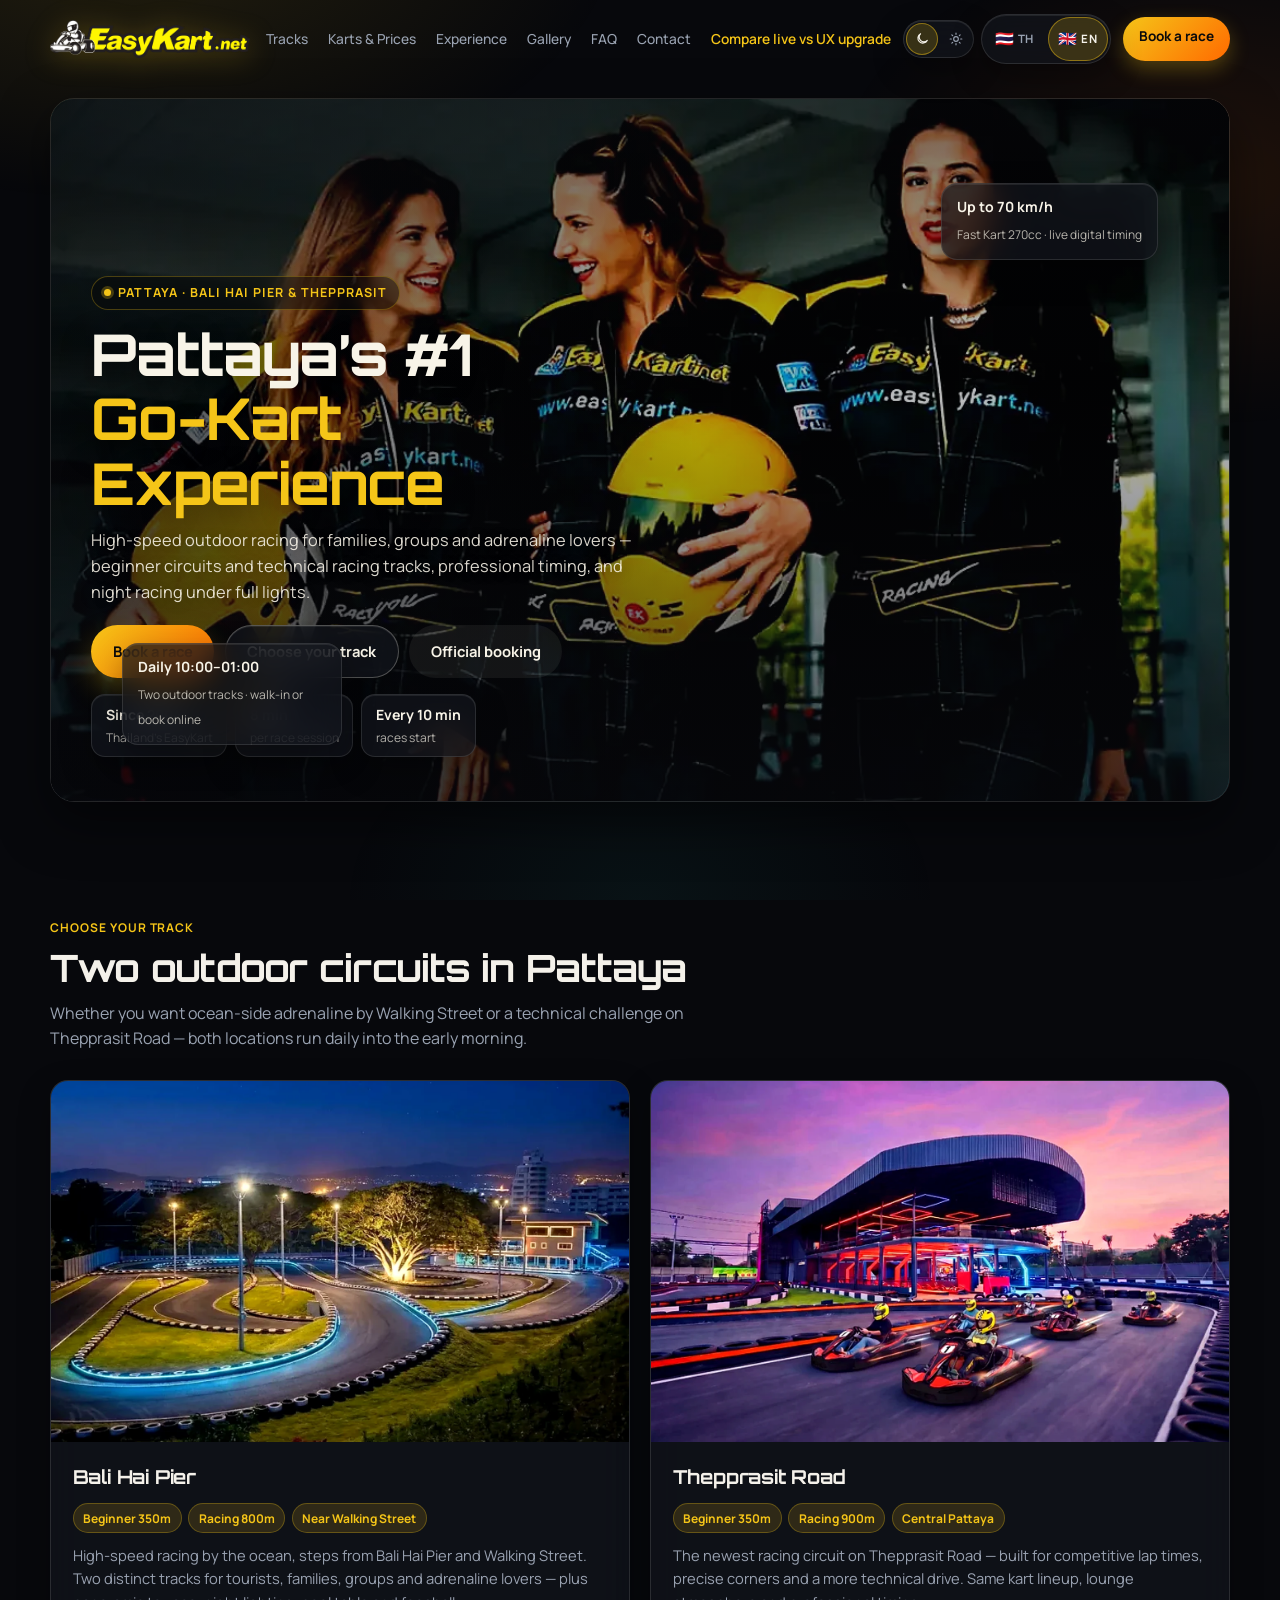
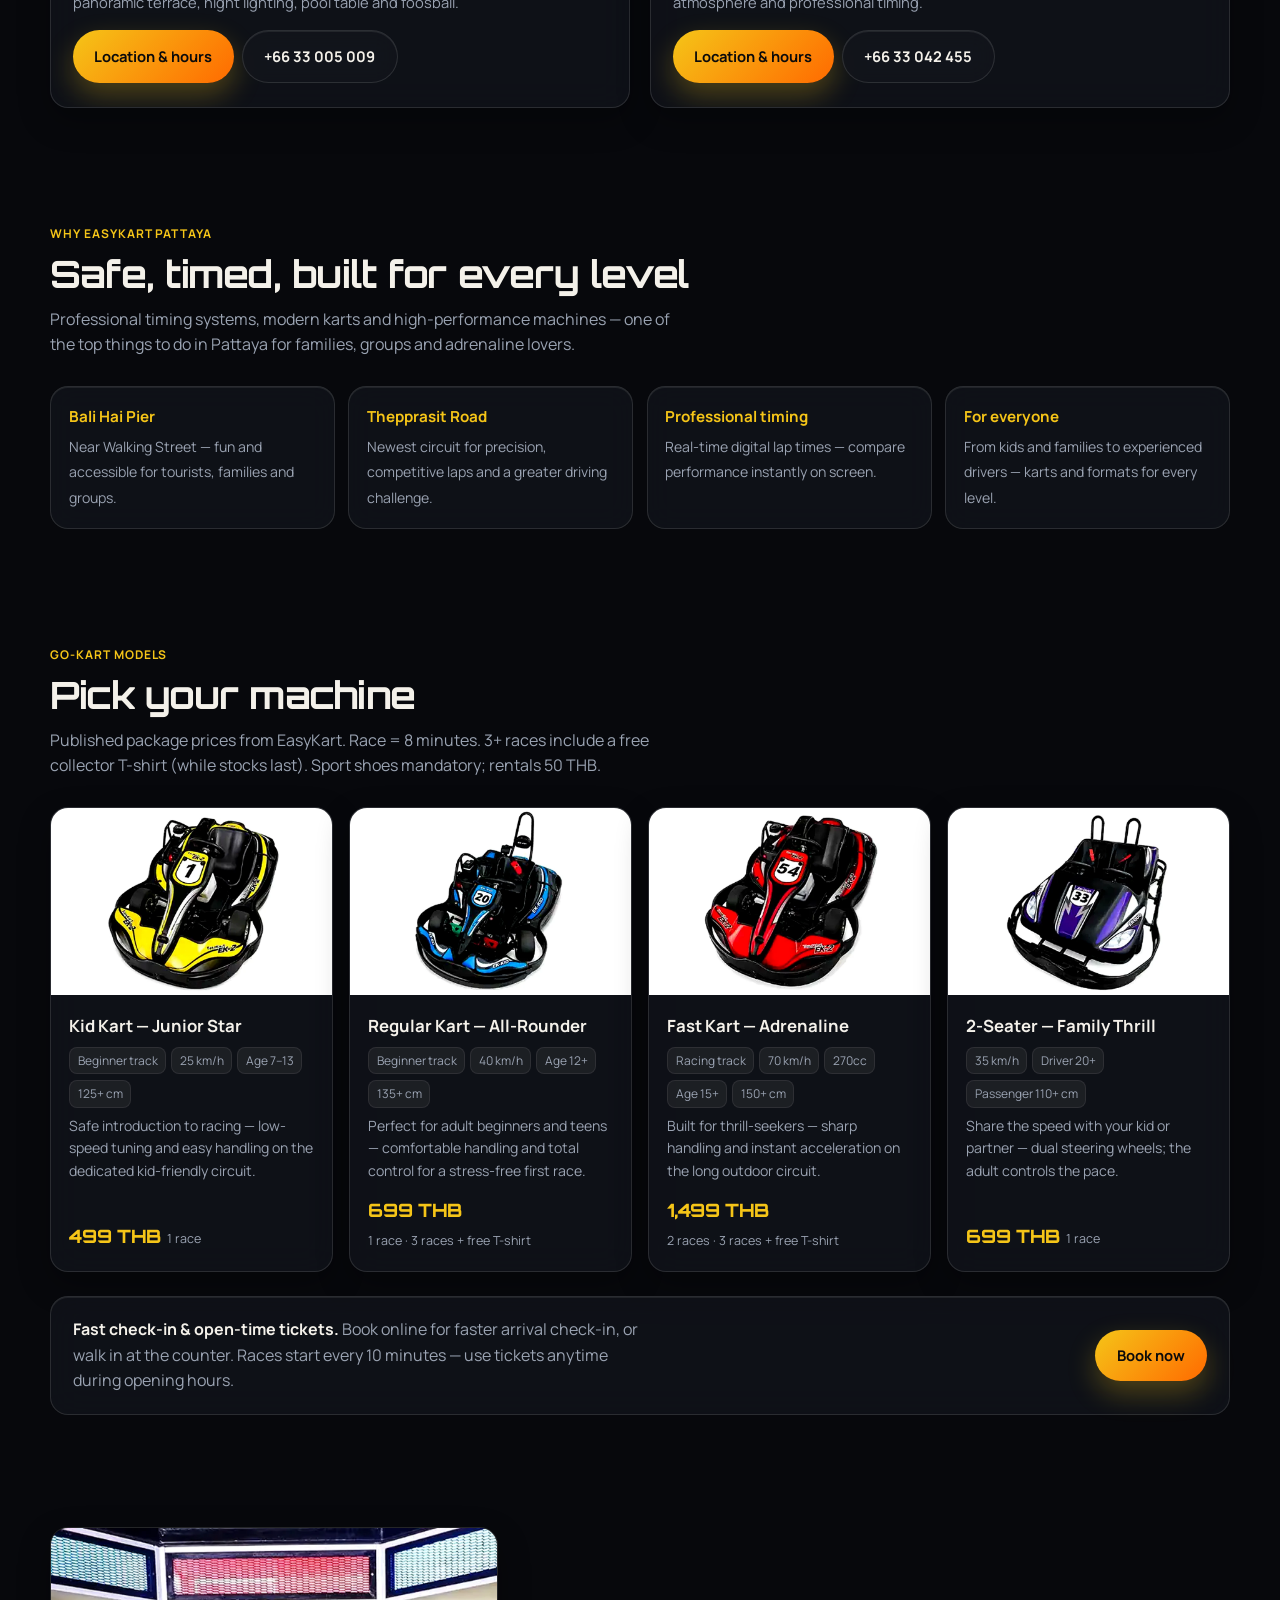
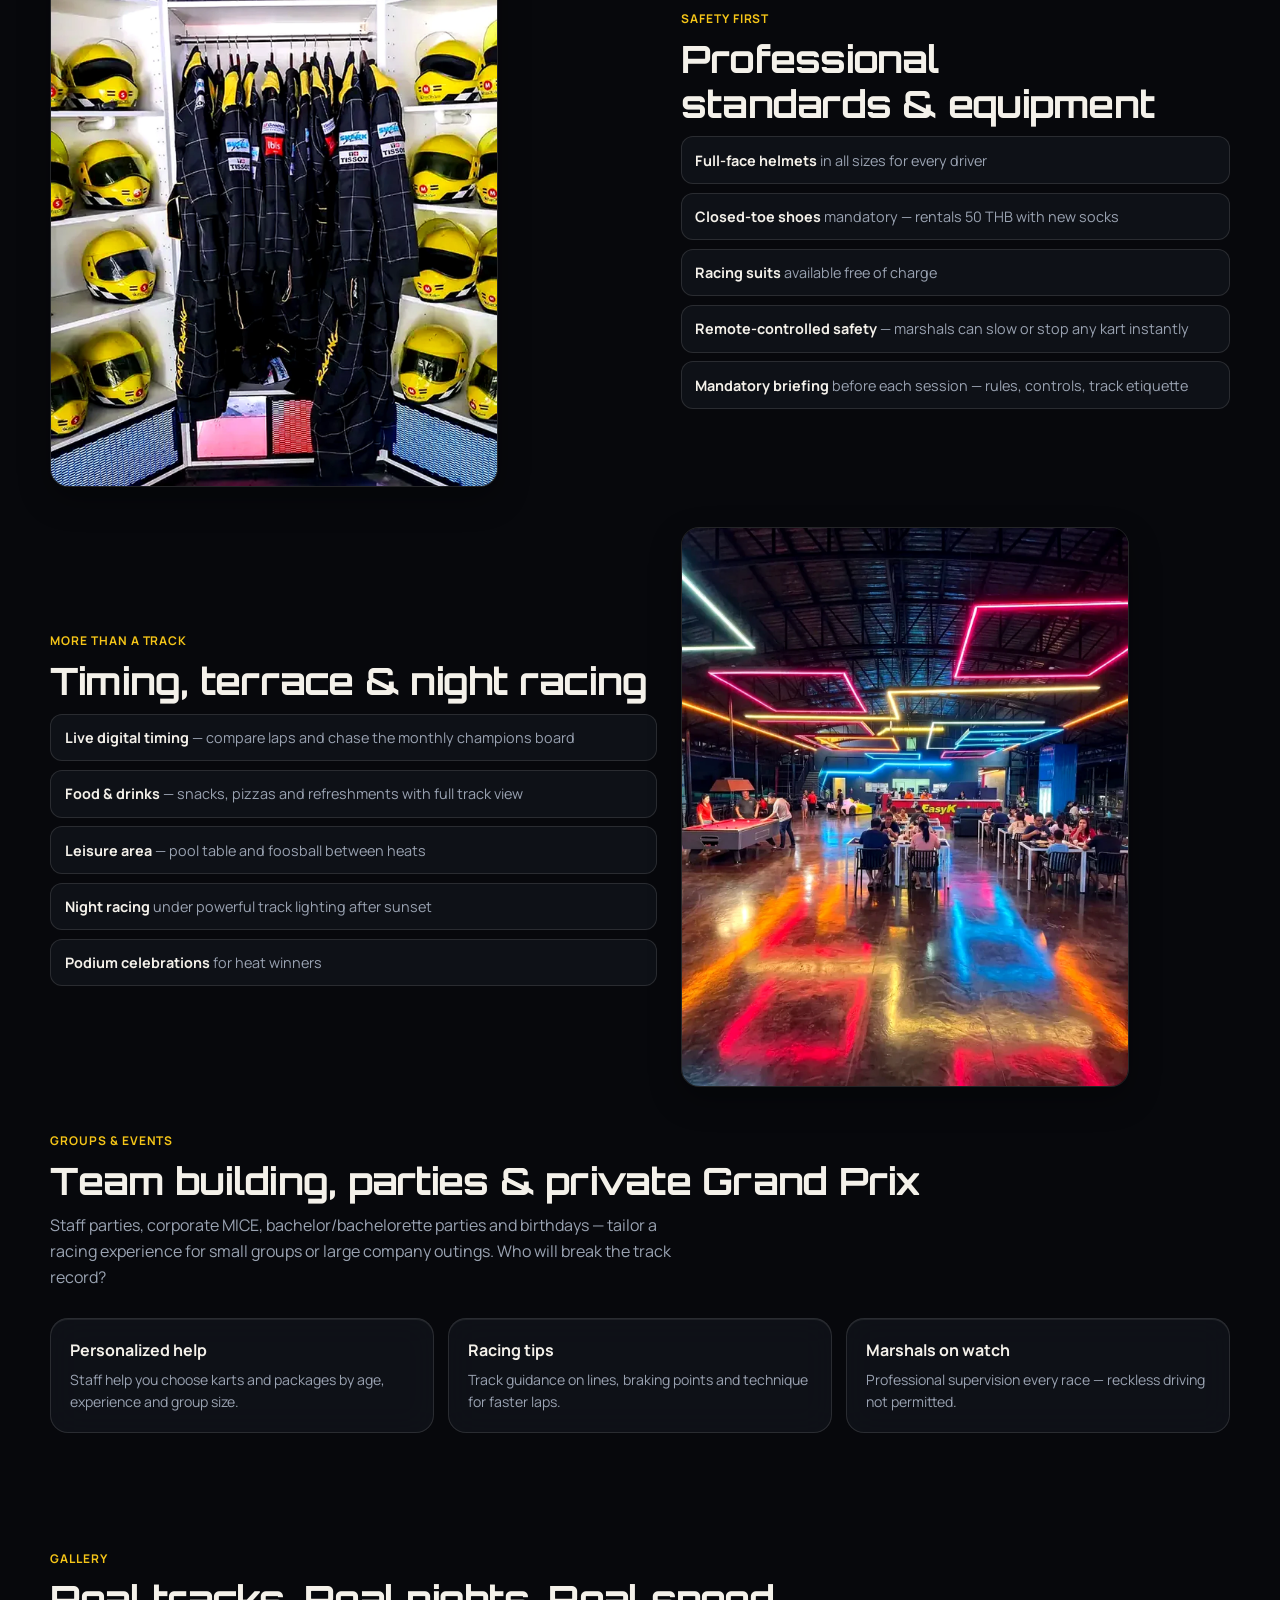
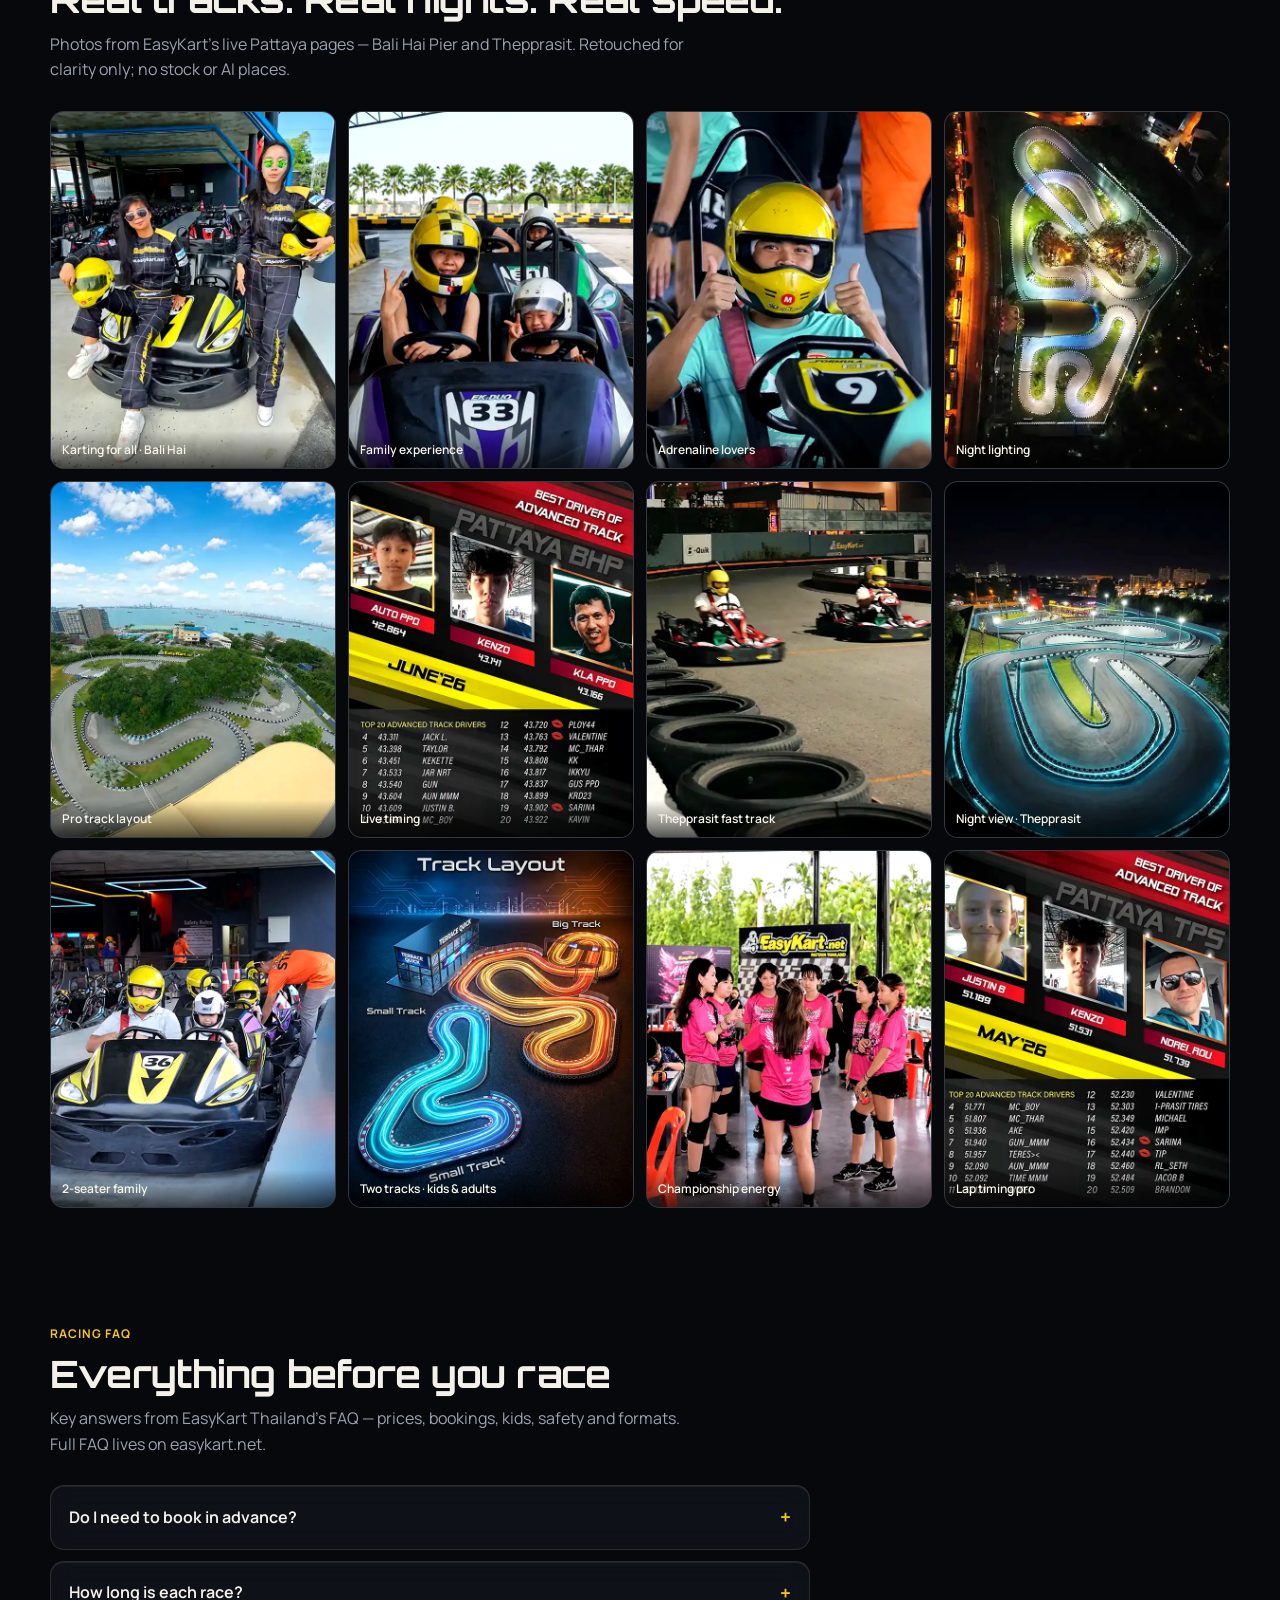
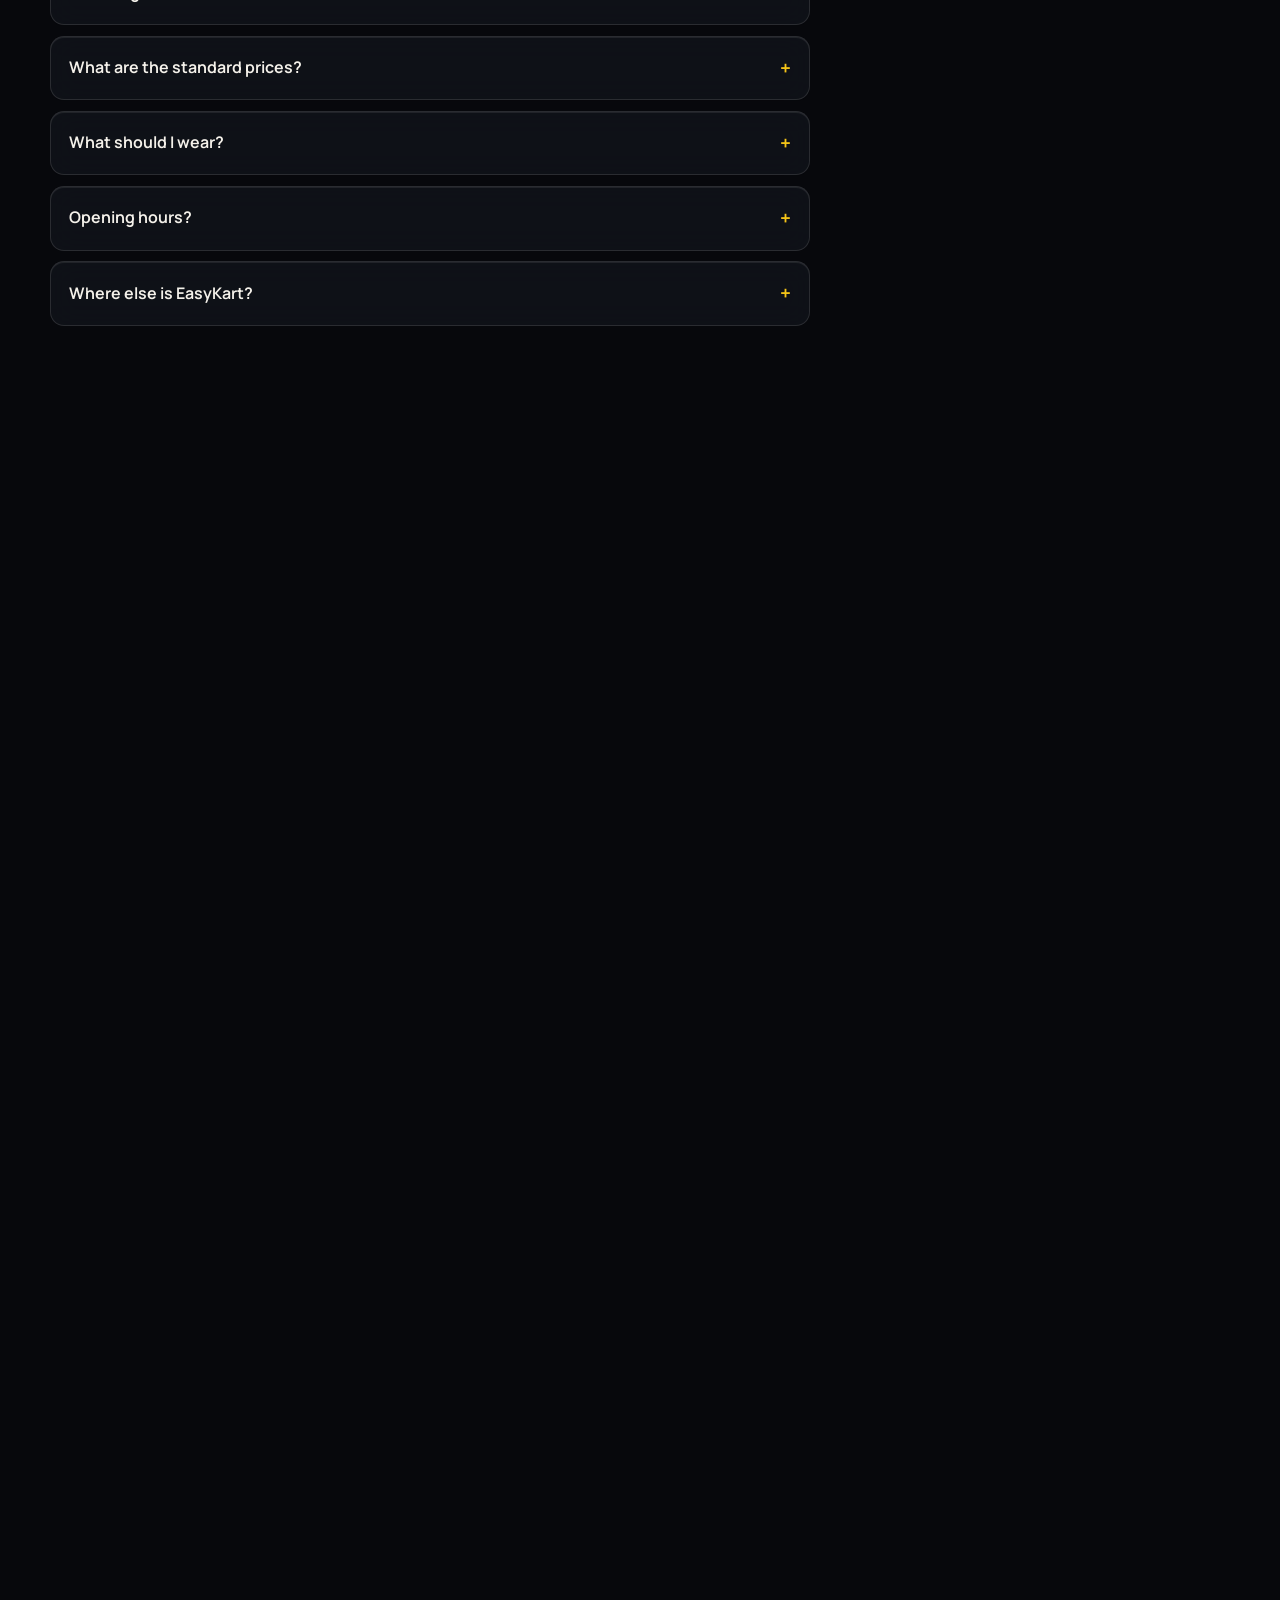
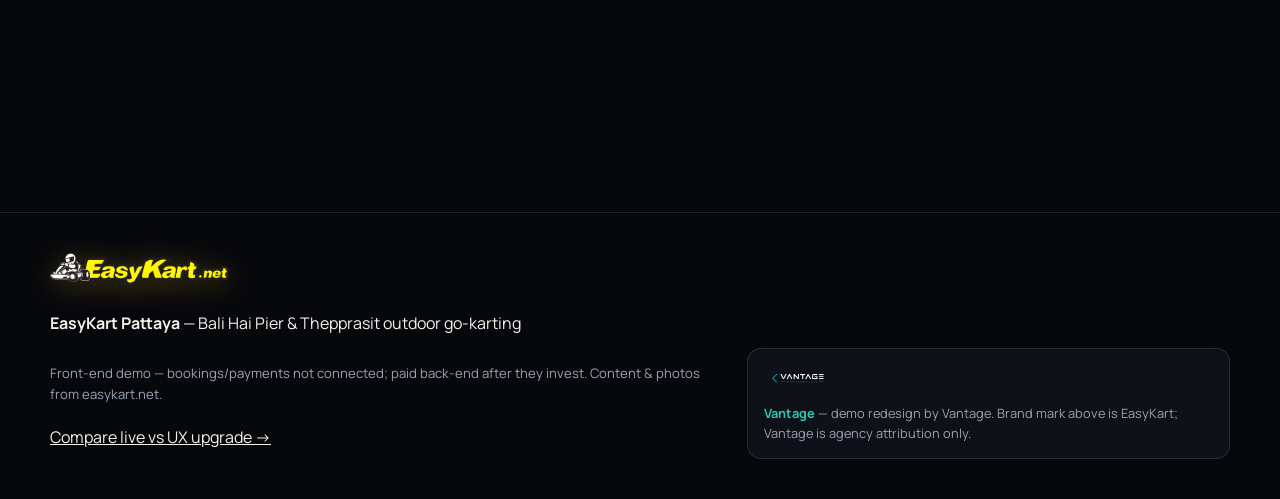
<file: index.html>
<!DOCTYPE html>
<html lang="en" data-theme="dark">
<head>
  <meta name="robots" content="noindex,nofollow,noarchive">
  <meta charset="UTF-8" />
  <meta name="viewport" content="width=device-width, initial-scale=1, viewport-fit=cover" />
  <script>
    (function () {
      try {
        var t = localStorage.getItem("pattaya-demo-theme");
        if (t !== "light" && t !== "dark") t = "dark";
        document.documentElement.setAttribute("data-theme", t);
        document.documentElement.style.colorScheme = t;
      } catch (e) {
        document.documentElement.setAttribute("data-theme", "dark");
        document.documentElement.style.colorScheme = "dark";
      }
    })();
  </script>
  <meta name="color-scheme" content="dark light" />
  <title>EasyKart Pattaya | Go-Karting at Bali Hai Pier &amp; Thepprasit</title>
  <meta name="description" content="EasyKart Pattaya — outdoor go-karting at Bali Hai Pier &amp; Thepprasit. Kid, Regular, Fast &amp; 2-Seater karts. Daily 10:00–01:00. | โกคาร์ทพัทยา EasyKart" />
  <link rel="preconnect" href="https://fonts.googleapis.com" />
  <link rel="preconnect" href="https://fonts.gstatic.com" crossorigin />
  <link href="https://fonts.googleapis.com/css2?family=IBM+Plex+Sans+Thai:wght@400;500;600;700&family=Manrope:wght@400;500;600;700;800&family=Orbitron:wght@600;700&display=swap" rel="stylesheet" />
  <link rel="stylesheet" href="styles.css" />
</head>
<body>
  <div class="mesh" aria-hidden="true"></div>
  <div id="themeLive" class="sr-only" aria-live="polite"></div>

  <header class="site-header" id="header">
    <div class="container nav">
      <a href="#top" class="logo" data-i18n-aria="aria.home" aria-label="EasyKart Pattaya home">
        <img class="logo-img" src="logo.png" width="200" height="37" alt="EasyKart" decoding="async" />
      </a>
      <nav class="nav-links" data-i18n-aria="aria.primaryNav" aria-label="Primary">
        <a href="#tracks" data-i18n="nav.tracks">Tracks</a>
        <a href="#karts" data-i18n="nav.karts">Karts &amp; Prices</a>
        <a href="#experience" data-i18n="nav.experience">Experience</a>
        <a href="#gallery" data-i18n="nav.gallery">Gallery</a>
        <a href="#faq" data-i18n="nav.faq">FAQ</a>
        <a href="#contact" data-i18n="nav.contact">Contact</a>
        <a href="compare.html" class="nav-compare" data-i18n="nav.compare">Compare live vs UX upgrade</a>
      </nav>
      <div class="header-tools">
        <div class="theme-switch theme-switch--header" role="group" data-i18n-aria="theme.appearance" aria-label="Appearance">
          <span class="theme-switch__label" data-i18n="theme.appearance">Appearance</span>
          <div class="theme-switch__seg" role="presentation">
            <button type="button" class="theme-btn" data-theme-set="dark" aria-pressed="true" title="Dark" data-i18n-aria="theme.dark" aria-label="Dark">
              <svg class="theme-btn__icon" width="14" height="14" viewBox="0 0 24 24" aria-hidden="true" fill="none" stroke="currentColor" stroke-width="2" stroke-linecap="round" stroke-linejoin="round"><path d="M21 14.5A8.5 8.5 0 1 1 9.5 3 7 7 0 0 0 21 14.5z"/></svg>
              <span class="theme-btn__text" data-i18n="theme.dark">Dark</span>
            </button>
            <button type="button" class="theme-btn" data-theme-set="light" aria-pressed="false" title="Light" data-i18n-aria="theme.light" aria-label="Light">
              <svg class="theme-btn__icon" width="14" height="14" viewBox="0 0 24 24" aria-hidden="true" fill="none" stroke="currentColor" stroke-width="2" stroke-linecap="round" stroke-linejoin="round"><circle cx="12" cy="12" r="4"/><path d="M12 2v2M12 20v2M4.9 4.9l1.4 1.4M17.7 17.7l1.4 1.4M2 12h2M20 12h2M4.9 19.1l1.4-1.4M17.7 6.3l1.4-1.4"/></svg>
              <span class="theme-btn__text" data-i18n="theme.light">Light</span>
            </button>
          </div>
        </div>
        <div class="lang-switch lang-switch--header" role="group" data-i18n-aria="aria.langSwitch" aria-label="Language">
          <button type="button" class="lang-btn" data-lang="th" aria-pressed="false" title="ไทย">
            <span class="flag" aria-hidden="true">🇹🇭</span>
            <span class="lang-code">TH</span>
          </button>
          <button type="button" class="lang-btn" data-lang="en" aria-pressed="true" title="English">
            <span class="flag" aria-hidden="true">🇬🇧</span>
            <span class="lang-code">EN</span>
          </button>
        </div>
      </div>
      <a class="nav-cta" href="#book" data-i18n="nav.book">Book a race</a>
      <button class="menu-btn" id="menuBtn" data-i18n-aria="aria.menuOpen" aria-label="Open menu" aria-expanded="false" aria-controls="mobileNav">
        <span class="menu-btn__bars" aria-hidden="true">
          <span></span><span></span><span></span>
        </span>
      </button>
    </div>
  </header>

  <div class="menu-scrim" id="menuScrim" hidden></div>
  <aside class="mobile-nav" id="mobileNav" role="dialog" aria-modal="true" data-i18n-aria="aria.menuDialog" aria-label="Menu" hidden>
    <div class="mobile-nav__inner">
      <div class="mobile-nav__top">
        <a href="#top" class="mobile-nav__mark" tabindex="-1" aria-hidden="true">
          <img src="images/logo-mark.png" width="48" height="36" alt="" decoding="async" />
        </a>
        <button type="button" class="mobile-nav__close" id="menuClose" data-i18n="menu.close" data-i18n-aria="aria.menuClose" aria-label="Close menu">Close</button>
      </div>
      <nav class="mobile-nav__links" data-i18n-aria="aria.primaryNav" aria-label="Primary">
        <a class="mobile-nav__link" href="#tracks" data-i18n="nav.tracks">Tracks</a>
        <a class="mobile-nav__link" href="#karts" data-i18n="nav.karts">Karts &amp; Prices</a>
        <a class="mobile-nav__link" href="#experience" data-i18n="nav.experience">Experience</a>
        <a class="mobile-nav__link" href="#gallery" data-i18n="nav.gallery">Gallery</a>
        <a class="mobile-nav__link" href="#faq" data-i18n="nav.faq">FAQ</a>
        <a class="mobile-nav__link" href="#contact" data-i18n="nav.contact">Contact</a>
        <a class="mobile-nav__link" href="#book" data-i18n="nav.book">Book a race</a>
        <a class="mobile-nav__link" href="compare.html" data-i18n="nav.compare">Compare live vs UX upgrade</a>
      </nav>
      <div class="mobile-nav__lang">
        <div class="lang-switch lang-switch--sheet" role="group" data-i18n-aria="aria.langSwitch" aria-label="Language">
          <button type="button" class="lang-btn" data-lang="th" aria-pressed="false" title="ไทย">
            <span class="flag" aria-hidden="true">🇹🇭</span>
            <span class="lang-code">TH</span>
          </button>
          <button type="button" class="lang-btn" data-lang="en" aria-pressed="true" title="English">
            <span class="flag" aria-hidden="true">🇬🇧</span>
            <span class="lang-code">EN</span>
          </button>
        </div>
        <div class="theme-switch theme-switch--sheet" role="group" data-i18n-aria="theme.appearance" aria-label="Appearance">
          <span class="theme-switch__label" data-i18n="theme.appearance">Appearance</span>
          <div class="theme-switch__seg" role="presentation">
            <button type="button" class="theme-btn" data-theme-set="dark" aria-pressed="true">
              <svg class="theme-btn__icon" width="14" height="14" viewBox="0 0 24 24" aria-hidden="true" fill="none" stroke="currentColor" stroke-width="2"><path d="M21 14.5A8.5 8.5 0 1 1 9.5 3 7 7 0 0 0 21 14.5z"/></svg>
              <span class="theme-btn__text" data-i18n="theme.dark">Dark</span>
            </button>
            <button type="button" class="theme-btn" data-theme-set="light" aria-pressed="false">
              <svg class="theme-btn__icon" width="14" height="14" viewBox="0 0 24 24" aria-hidden="true" fill="none" stroke="currentColor" stroke-width="2"><circle cx="12" cy="12" r="4"/><path d="M12 2v2M12 20v2M4.9 4.9l1.4 1.4M17.7 17.7l1.4 1.4M2 12h2M20 12h2M4.9 19.1l1.4-1.4M17.7 6.3l1.4-1.4"/></svg>
              <span class="theme-btn__text" data-i18n="theme.light">Light</span>
            </button>
          </div>
        </div>
      </div>
      <div class="mobile-nav__foot">
        <a class="mobile-nav__cta" href="#book" data-i18n="nav.bookLong">Book your race</a>
        <div class="mobile-nav__secondary">
          <a href="tel:+6633005009">Bali Hai +66 33 005 009</a>
          <a href="tel:+6633042455">Thepprasit +66 33 042 455</a>
        </div>
      </div>
    </div>
  </aside>

  <main id="top">
    <section class="hero">
      <div class="container">
        <div class="hero-frame">
          <div class="hero-video-wrap" aria-hidden="true">
            <img class="hero-poster" src="images/web-hero-poster-mobile.webp" alt="" width="900" height="1600" decoding="async" />
            <video
              id="heroVideo"
              class="hero-video"
              muted
              defaultMuted
              autoplay
              loop
              playsinline
              webkit-playsinline
              preload="auto"
              poster="images/web-hero-poster-mobile.webp"
            >
              <source src="videos/hero-easykart-thailand-mobile.mp4" type="video/mp4" media="(max-width: 767.98px)" />
              <source src="videos/hero-easykart-thailand.mp4" type="video/mp4" />
            </video>
          </div>
          <div class="hero-float float-a glass">
            <strong data-i18n="float.hoursStrong">Daily 10:00–01:00</strong>
            <span data-i18n="float.hoursSpan">Two outdoor tracks · walk-in or book online</span>
          </div>
          <div class="hero-float float-b glass">
            <strong data-i18n="float.speedStrong">Up to 70 km/h</strong>
            <span data-i18n="float.speedSpan">Fast Kart 270cc · live digital timing</span>
          </div>
          <div class="hero-content">
            <div class="hero-copy reveal">
              <span class="eyebrow"><span class="dot"></span> <span data-i18n="hero.eyebrow">Pattaya · Bali Hai Pier &amp; Thepprasit</span></span>
              <h1 data-i18n-html="hero.title">Pattaya’s #1<br /><em>Go-Kart Experience</em></h1>
              <p class="hero-lead" data-i18n="hero.lead">
                High-speed outdoor racing for families, groups and adrenaline lovers — beginner circuits and technical racing tracks, professional timing, and night racing under full lights.
              </p>
              <div class="hero-actions">
                <a class="btn btn-primary" href="#book" data-i18n="hero.ctaBook">Book a race</a>
                <a class="btn btn-outline" href="#tracks" data-i18n="hero.ctaTracks" style="color:#f8f4e8;border-color:rgba(248,244,232,0.28)">Choose your track</a>
                <a class="btn btn-ghost" href="https://easykart.net/book-your-race/" target="_blank" rel="noopener noreferrer" data-i18n="hero.ctaOfficial" style="color:#f8f4e8">Official booking</a>
              </div>
              <div class="trust-row">
                <div class="trust-pill"><strong data-i18n="trust.sinceStrong">Since 2004</strong><span data-i18n="trust.sinceSpan">Thailand’s EasyKart</span></div>
                <div class="trust-pill"><strong data-i18n="trust.raceStrong">8 min</strong><span data-i18n="trust.raceSpan">per race session</span></div>
                <div class="trust-pill"><strong data-i18n="trust.everyStrong">Every 10 min</strong><span data-i18n="trust.everySpan">races start</span></div>
              </div>
            </div>
          </div>
        </div>
      </div>
    </section>

    <section id="tracks">
      <div class="container reveal">
        <span class="section-label" data-i18n="tracks.label">Choose your track</span>
        <h2 class="section-title" data-i18n-html="tracks.title">Two outdoor circuits in Pattaya</h2>
        <p class="section-lead" data-i18n="tracks.lead">Whether you want ocean-side adrenaline by Walking Street or a technical challenge on Thepprasit Road — both locations run daily into the early morning.</p>
        <div class="tracks-grid">
          <article class="track-card">
            <div class="track-card__media">
              <img src="images/web-bali-track.webp" width="1400" height="933" alt="EasyKart Pattaya Bali Hai Pier track" data-i18n-alt="alt.baliTrack" loading="lazy" decoding="async" />
            </div>
            <div class="track-card__body">
              <h3 data-i18n="bali.title">Bali Hai Pier</h3>
              <div class="track-meta">
                <span class="chip" data-i18n="bali.chip1">Beginner 350m</span>
                <span class="chip" data-i18n="bali.chip2">Racing 800m</span>
                <span class="chip" data-i18n="bali.chip3">Near Walking Street</span>
              </div>
              <p data-i18n="bali.body">High-speed racing by the ocean, steps from Bali Hai Pier and Walking Street. Two distinct tracks for tourists, families, groups and adrenaline lovers — plus panoramic terrace, night lighting, pool table and foosball.</p>
              <div class="track-card__actions">
                <a class="btn btn-primary" href="#contact" data-i18n="bali.cta">Location &amp; hours</a>
                <a class="btn btn-outline" href="tel:+6633005009">+66 33 005 009</a>
              </div>
            </div>
          </article>
          <article class="track-card">
            <div class="track-card__media">
              <img src="images/web-thep-track.webp" width="1400" height="933" alt="EasyKart Pattaya Thepprasit track" data-i18n-alt="alt.thepTrack" loading="lazy" decoding="async" />
            </div>
            <div class="track-card__body">
              <h3 data-i18n="thep.title">Thepprasit Road</h3>
              <div class="track-meta">
                <span class="chip" data-i18n="thep.chip1">Beginner 350m</span>
                <span class="chip" data-i18n="thep.chip2">Racing 900m</span>
                <span class="chip" data-i18n="thep.chip3">Central Pattaya</span>
              </div>
              <p data-i18n="thep.body">The newest racing circuit on Thepprasit Road — built for competitive lap times, precise corners and a more technical drive. Same kart lineup, lounge atmosphere and professional timing.</p>
              <div class="track-card__actions">
                <a class="btn btn-primary" href="#contact" data-i18n="thep.cta">Location &amp; hours</a>
                <a class="btn btn-outline" href="tel:+6633042455">+66 33 042 455</a>
              </div>
            </div>
          </article>
        </div>
      </div>
    </section>

    <section id="why">
      <div class="container reveal">
        <span class="section-label" data-i18n="why.label">Why EasyKart Pattaya</span>
        <h2 class="section-title" data-i18n="why.title">Safe, timed, built for every level</h2>
        <p class="section-lead" data-i18n="why.lead">Professional timing systems, modern karts and high-performance machines — one of the top things to do in Pattaya for families, groups and adrenaline lovers.</p>
        <div class="why-grid">
          <div class="why-card"><strong data-i18n="why.1t">Bali Hai Pier</strong><span data-i18n="why.1b">Near Walking Street — fun and accessible for tourists, families and groups.</span></div>
          <div class="why-card"><strong data-i18n="why.2t">Thepprasit Road</strong><span data-i18n="why.2b">Newest circuit for precision, competitive laps and a greater driving challenge.</span></div>
          <div class="why-card"><strong data-i18n="why.3t">Professional timing</strong><span data-i18n="why.3b">Real-time digital lap times — compare performance instantly on screen.</span></div>
          <div class="why-card"><strong data-i18n="why.4t">For everyone</strong><span data-i18n="why.4b">From kids and families to experienced drivers — karts and formats for every level.</span></div>
        </div>
      </div>
    </section>

    <section id="karts">
      <div class="container reveal">
        <span class="section-label" data-i18n="karts.label">Go-kart models</span>
        <h2 class="section-title" data-i18n="karts.title">Pick your machine</h2>
        <p class="section-lead" data-i18n="karts.lead">Published package prices from EasyKart. Race = 8 minutes. 3+ races include a free collector T-shirt (while stocks last). Sport shoes mandatory; rentals 50 THB.</p>
        <div class="karts-grid">
          <article class="kart-card">
            <div class="kart-card__media"><img src="images/web-kart-kid.webp" alt="Kid Kart" data-i18n-alt="alt.kartKid" loading="lazy" width="900" height="600" /></div>
            <div class="kart-card__body">
              <h3 data-i18n="kart.kid.h">Kid Kart — Junior Star</h3>
              <div class="kart-specs">
                <span data-i18n="kart.kid.track">Beginner track</span>
                <span>25 km/h</span>
                <span data-i18n="kart.kid.age">Age 7–13</span>
                <span data-i18n="kart.kid.height">125+ cm</span>
              </div>
              <p data-i18n="kart.kid.p">Safe introduction to racing — low-speed tuning and easy handling on the dedicated kid-friendly circuit.</p>
              <div class="price-row"><span class="price">499 THB</span><span class="price-note" data-i18n="kart.kid.price">1 race</span></div>
            </div>
          </article>
          <article class="kart-card">
            <div class="kart-card__media"><img src="images/web-kart-regular.webp" alt="Regular Kart" data-i18n-alt="alt.kartRegular" loading="lazy" width="900" height="600" /></div>
            <div class="kart-card__body">
              <h3 data-i18n="kart.reg.h">Regular Kart — All-Rounder</h3>
              <div class="kart-specs">
                <span data-i18n="kart.reg.track">Beginner track</span>
                <span>40 km/h</span>
                <span data-i18n="kart.reg.age">Age 12+</span>
                <span data-i18n="kart.reg.height">135+ cm</span>
              </div>
              <p data-i18n="kart.reg.p">Perfect for adult beginners and teens — comfortable handling and total control for a stress-free first race.</p>
              <div class="price-row"><span class="price">699 THB</span><span class="price-note" data-i18n="kart.reg.price">1 race · 3 races + free T-shirt</span></div>
            </div>
          </article>
          <article class="kart-card">
            <div class="kart-card__media"><img src="images/web-kart-fast.webp" alt="Fast Kart" data-i18n-alt="alt.kartFast" loading="lazy" width="900" height="600" /></div>
            <div class="kart-card__body">
              <h3 data-i18n="kart.fast.h">Fast Kart — Adrenaline</h3>
              <div class="kart-specs">
                <span data-i18n="kart.fast.track">Racing track</span>
                <span>70 km/h</span>
                <span>270cc</span>
                <span data-i18n="kart.fast.age">Age 15+</span>
                <span data-i18n="kart.fast.height">150+ cm</span>
              </div>
              <p data-i18n="kart.fast.p">Built for thrill-seekers — sharp handling and instant acceleration on the long outdoor circuit.</p>
              <div class="price-row"><span class="price">1,499 THB</span><span class="price-note" data-i18n="kart.fast.price">2 races · 3 races + free T-shirt</span></div>
            </div>
          </article>
          <article class="kart-card">
            <div class="kart-card__media"><img src="images/web-kart-2seater.webp" alt="2-Seater Kart" data-i18n-alt="alt.kart2" loading="lazy" width="900" height="600" /></div>
            <div class="kart-card__body">
              <h3 data-i18n="kart.two.h">2-Seater — Family Thrill</h3>
              <div class="kart-specs">
                <span>35 km/h</span>
                <span data-i18n="kart.two.driver">Driver 20+</span>
                <span data-i18n="kart.two.kid">Passenger 110+ cm</span>
              </div>
              <p data-i18n="kart.two.p">Share the speed with your kid or partner — dual steering wheels; the adult controls the pace.</p>
              <div class="price-row"><span class="price">699 THB</span><span class="price-note" data-i18n="kart.two.price">1 race</span></div>
            </div>
          </article>
        </div>
        <div class="cta-strip" style="margin-top:1.5rem">
          <p><strong data-i18n="karts.flexStrong">Fast check-in &amp; open-time tickets.</strong> <span data-i18n="karts.flex">Book online for faster arrival check-in, or walk in at the counter. Races start every 10 minutes — use tickets anytime during opening hours.</span></p>
          <a class="btn btn-primary" href="#book" data-i18n="karts.cta">Book now</a>
        </div>
      </div>
    </section>

    <section id="experience">
      <div class="container">
        <div class="two-col reveal">
          <div class="two-col__media">
            <img src="images/web-bali-safety.webp" alt="Safety briefing at EasyKart" data-i18n-alt="alt.safety" loading="lazy" width="1200" height="1500" />
          </div>
          <div>
            <span class="section-label" data-i18n="safety.label">Safety first</span>
            <h2 class="section-title" data-i18n="safety.title">Professional standards &amp; equipment</h2>
            <ul class="checklist">
              <li data-i18n-html="safety.1"><strong>Full-face helmets</strong> in all sizes for every driver</li>
              <li data-i18n-html="safety.2"><strong>Closed-toe shoes</strong> mandatory — rentals 50 THB with new socks</li>
              <li data-i18n-html="safety.3"><strong>Racing suits</strong> available free of charge</li>
              <li data-i18n-html="safety.4"><strong>Remote-controlled safety</strong> — marshals can slow or stop any kart instantly</li>
              <li data-i18n-html="safety.5"><strong>Mandatory briefing</strong> before each session — rules, controls, track etiquette</li>
            </ul>
          </div>
        </div>

        <div class="two-col reveal" style="margin-top:2.5rem">
          <div>
            <span class="section-label" data-i18n="lounge.label">More than a track</span>
            <h2 class="section-title" data-i18n="lounge.title">Timing, terrace &amp; night racing</h2>
            <ul class="checklist">
              <li data-i18n-html="lounge.1"><strong>Live digital timing</strong> — compare laps and chase the monthly champions board</li>
              <li data-i18n-html="lounge.2"><strong>Food &amp; drinks</strong> — snacks, pizzas and refreshments with full track view</li>
              <li data-i18n-html="lounge.3"><strong>Leisure area</strong> — pool table and foosball between heats</li>
              <li data-i18n-html="lounge.4"><strong>Night racing</strong> under powerful track lighting after sunset</li>
              <li data-i18n-html="lounge.5"><strong>Podium celebrations</strong> for heat winners</li>
            </ul>
          </div>
          <div class="two-col__media">
            <img src="images/web-thep-leisure.webp" alt="EasyKart leisure area" data-i18n-alt="alt.lounge" loading="lazy" width="1200" height="1500" />
          </div>
        </div>

        <div class="reveal" style="margin-top:2.5rem">
          <span class="section-label" data-i18n="groups.label">Groups &amp; events</span>
          <h2 class="section-title" data-i18n="groups.title">Team building, parties &amp; private Grand Prix</h2>
          <p class="section-lead" data-i18n="groups.lead">Staff parties, corporate MICE, bachelor/bachelorette parties and birthdays — tailor a racing experience for small groups or large company outings. Who will break the track record?</p>
          <div class="features-grid">
            <div class="feature-card"><h3 data-i18n="groups.1t">Personalized help</h3><p data-i18n="groups.1b">Staff help you choose karts and packages by age, experience and group size.</p></div>
            <div class="feature-card"><h3 data-i18n="groups.2t">Racing tips</h3><p data-i18n="groups.2b">Track guidance on lines, braking points and technique for faster laps.</p></div>
            <div class="feature-card"><h3 data-i18n="groups.3t">Marshals on watch</h3><p data-i18n="groups.3b">Professional supervision every race — reckless driving not permitted.</p></div>
          </div>
        </div>
      </div>
    </section>

    <section id="gallery">
      <div class="container reveal">
        <span class="section-label" data-i18n="gallery.label">Gallery</span>
        <h2 class="section-title" data-i18n="gallery.title">Real tracks. Real nights. Real speed.</h2>
        <p class="section-lead" data-i18n="gallery.lead">Photos from EasyKart’s live Pattaya pages — Bali Hai Pier and Thepprasit. Retouched for clarity only; no stock or AI places.</p>
        <div class="gallery-grid">
          <figure><img src="images/web-bali-all.webp" alt="" loading="lazy" width="1200" height="1500" /><figcaption data-i18n="gal.1">Karting for all · Bali Hai</figcaption></figure>
          <figure><img src="images/web-bali-family.webp" alt="" loading="lazy" width="1200" height="1500" /><figcaption data-i18n="gal.2">Family experience</figcaption></figure>
          <figure><img src="images/web-bali-adrenaline.webp" alt="" loading="lazy" width="1200" height="1500" /><figcaption data-i18n="gal.3">Adrenaline lovers</figcaption></figure>
          <figure><img src="images/web-bali-night.webp" alt="" loading="lazy" width="1200" height="1500" /><figcaption data-i18n="gal.4">Night lighting</figcaption></figure>
          <figure><img src="images/web-bali-pro.webp" alt="" loading="lazy" width="1200" height="1500" /><figcaption data-i18n="gal.5">Pro track layout</figcaption></figure>
          <figure><img src="images/web-bali-timing.webp" alt="" loading="lazy" width="1200" height="1500" /><figcaption data-i18n="gal.6">Live timing</figcaption></figure>
          <figure><img src="images/web-thep-fast.webp" alt="" loading="lazy" width="1200" height="1500" /><figcaption data-i18n="gal.7">Thepprasit fast track</figcaption></figure>
          <figure><img src="images/web-thep-night.webp" alt="" loading="lazy" width="1200" height="1500" /><figcaption data-i18n="gal.8">Night view · Thepprasit</figcaption></figure>
          <figure><img src="images/web-thep-2seater.webp" alt="" loading="lazy" width="1200" height="1500" /><figcaption data-i18n="gal.9">2-seater family</figcaption></figure>
          <figure><img src="images/web-thep-tracks.webp" alt="" loading="lazy" width="1200" height="1500" /><figcaption data-i18n="gal.10">Two tracks · kids &amp; adults</figcaption></figure>
          <figure><img src="images/web-thep-champ.webp" alt="" loading="lazy" width="1200" height="1500" /><figcaption data-i18n="gal.11">Championship energy</figcaption></figure>
          <figure><img src="images/web-thep-driver.webp" alt="" loading="lazy" width="1200" height="1500" /><figcaption data-i18n="gal.12">Lap timing pro</figcaption></figure>
        </div>
      </div>
    </section>

    <section id="faq">
      <div class="container reveal">
        <span class="section-label" data-i18n="faq.label">Racing FAQ</span>
        <h2 class="section-title" data-i18n="faq.title">Everything before you race</h2>
        <p class="section-lead" data-i18n="faq.lead">Key answers from EasyKart Thailand’s FAQ — prices, bookings, kids, safety and formats. Full FAQ lives on easykart.net.</p>
        <div class="faq-list">
          <details class="faq-item"><summary data-i18n="faq.q1">Do I need to book in advance?</summary><p class="faq-a" data-i18n="faq.a1">At EasyKart Pattaya (Bali Hai Pier and Thepprasit) you can walk in during opening hours. Online booking gives faster check-in. Races start every 10 minutes with open-time tickets.</p></details>
          <details class="faq-item"><summary data-i18n="faq.q2">How long is each race?</summary><p class="faq-a" data-i18n="faq.a2">Each race lasts 8 minutes — about 10 to 15 laps depending on your speed. Multi-race packages are available for a longer session.</p></details>
          <details class="faq-item"><summary data-i18n="faq.q3">What are the standard prices?</summary><p class="faq-a" data-i18n="faq.a3">Kid Kart from 499 THB (1 race). Regular and 2-Seater from 699 THB (1 race). Fast Kart package from 1,499 THB (2 races). Confirm current packages on the booking page.</p></details>
          <details class="faq-item"><summary data-i18n="faq.q4">What should I wear?</summary><p class="faq-a" data-i18n="faq.a4">Sport / closed-toe shoes are mandatory. Shoe rental is 50 THB per pair (all sizes, includes new socks). Helmets included; racing suits free if you want the full look.</p></details>
          <details class="faq-item"><summary data-i18n="faq.q5">Opening hours?</summary><p class="faq-a" data-i18n="faq.a5">Both Pattaya tracks: daily 10:00 – 01:00 (after midnight). Outdoor locations with panoramic viewing areas.</p></details>
          <details class="faq-item"><summary data-i18n="faq.q6">Where else is EasyKart?</summary><p class="faq-a" data-i18n="faq.a6">EasyKart operates since 2004 across Thailand: Bangkok (RCA Plaza), Pattaya Bali Hai Pier, Pattaya Thepprasit, and Koh Samui (Chaweng Lake).</p></details>
        </div>
      </div>
    </section>

    <section id="contact">
      <div class="container reveal">
        <span class="section-label" data-i18n="contact.label">Visit &amp; contact</span>
        <h2 class="section-title" data-i18n="contact.title">Find us in Pattaya</h2>
        <p class="section-lead" data-i18n="contact.lead">Pick the track closest to where you’re staying — both open late every day.</p>
        <div class="contact-grid">
          <div class="contact-card">
            <h3 data-i18n="contact.bali.h">EasyKart Pattaya (Bali Hai Pier)</h3>
            <dl>
              <div><dt data-i18n="contact.address">Address</dt><dd data-i18n="contact.bali.addr">361/83 Moo 10, Nongprue, Bang Lamung, Chon Buri 20150, Thailand</dd></div>
              <div><dt data-i18n="contact.phone">Phone</dt><dd><a href="tel:+6633005009">+66 (0)33 005 009</a></dd></div>
              <div><dt data-i18n="contact.hours">Hours</dt><dd data-i18n="contact.hoursVal">Daily 10:00 – 01:00</dd></div>
              <div><dt data-i18n="contact.map">Map</dt><dd><a href="https://maps.google.com/?q=EasyKart+Pattaya+Bali+Hai+Pier" target="_blank" rel="noopener noreferrer" data-i18n="contact.openMap">View on Google Maps</a></dd></div>
            </dl>
          </div>
          <div class="contact-card">
            <h3 data-i18n="contact.thep.h">EasyKart Pattaya (Thepprasit)</h3>
            <dl>
              <div><dt data-i18n="contact.address">Address</dt><dd data-i18n="contact.thep.addr">Thepprasit Road, Pattaya City, Chon Buri 20150, Thailand</dd></div>
              <div><dt data-i18n="contact.phone">Phone</dt><dd><a href="tel:+6633042455">+66 (0)33 042 455</a></dd></div>
              <div><dt data-i18n="contact.hours">Hours</dt><dd data-i18n="contact.hoursVal">Daily 10:00 – 01:00</dd></div>
              <div><dt data-i18n="contact.map">Map</dt><dd><a href="https://maps.google.com/?q=EasyKart+Pattaya+Thepprasit" target="_blank" rel="noopener noreferrer" data-i18n="contact.openMap">View on Google Maps</a></dd></div>
            </dl>
          </div>
        </div>
      </div>
    </section>

    <section id="book">
      <div class="container reveal">
        <div class="book-band">
          <div>
            <span class="section-label" data-i18n="book.label">Book your race</span>
            <h2 class="section-title" data-i18n="book.title">Fast check-in starts here</h2>
            <p class="section-lead" data-i18n="book.lead">This form is a front-end demo. For live tickets use EasyKart’s official booking — or walk in at either Pattaya track.</p>
            <div class="hero-actions">
              <a class="btn btn-primary" href="https://easykart.net/book-your-race/" target="_blank" rel="noopener noreferrer" data-i18n="book.official">Official EasyKart booking</a>
              <a class="btn btn-outline" href="https://easykart.net/faq/" target="_blank" rel="noopener noreferrer" data-i18n="book.faq">Full Racing FAQ</a>
            </div>
          </div>
          <form class="book-form glass-card" id="bookForm" style="padding:1.15rem;border-radius:16px;border:1px solid var(--glass-border)">
            <label><span data-i18n="form.name">Full name</span><input name="name" required data-i18n-placeholder="form.namePh" placeholder="Your name" /></label>
            <label><span data-i18n="form.contact">Phone / LINE / email</span><input name="contact" required data-i18n-placeholder="form.contactPh" placeholder="+66 or email" /></label>
            <label><span data-i18n="form.track">Preferred track</span>
              <select name="track">
                <option value="bali" data-i18n="form.optBali">Bali Hai Pier</option>
                <option value="thep" data-i18n="form.optThep">Thepprasit</option>
                <option value="either" data-i18n="form.optEither">Either / not sure</option>
              </select>
            </label>
            <label><span data-i18n="form.kart">Kart interest</span>
              <select name="kart">
                <option value="kid">Kid Kart</option>
                <option value="regular">Regular Kart</option>
                <option value="fast">Fast Kart</option>
                <option value="2seater">2-Seater</option>
                <option value="group" data-i18n="form.optGroup">Group / event</option>
              </select>
            </label>
            <label><span data-i18n="form.message">Message</span><textarea name="message" rows="3" data-i18n-placeholder="form.messagePh" placeholder="Preferred day, group size…"></textarea></label>
            <button class="btn btn-primary" type="submit" data-i18n="form.submit">Send demo inquiry</button>
            <p class="form-note" data-i18n="form.note">Demo only — not connected to EasyKart’s booking system. Live payments &amp; tickets stay on easykart.net after they invest.</p>
          </form>
        </div>
      </div>
    </section>
  </main>

  <footer class="site-footer">
    <div class="container footer-grid">
      <div class="footer-brand">
        <img class="logo-img" src="logo.png" alt="EasyKart" width="180" height="33" />
        <p data-i18n-html="footer.tagline"><strong>EasyKart Pattaya</strong> — Bali Hai Pier &amp; Thepprasit outdoor go-karting</p>
        <p class="footer-demo" data-i18n="footer.demo">Front-end demo — bookings/payments not connected; paid back-end after they invest. Content &amp; photos from easykart.net.</p>
        <a href="compare.html" data-i18n="footer.compare">Compare live vs UX upgrade →</a>
      </div>
      <div class="vantage-attr">
        <img src="images/vantage.png" alt="Vantage" width="120" height="28" />
        <span><strong>Vantage</strong> <span data-i18n="footer.vantage">— demo redesign by Vantage. Brand mark above is EasyKart; Vantage is agency attribution only.</span></span>
      </div>
    </div>
  </footer>

  <div class="sticky-bar" role="navigation" aria-label="Quick actions">
    <a class="sticky-call" href="tel:+6633005009" data-i18n="sticky.call">Call</a>
    <a class="sticky-book" href="#book" data-i18n="sticky.book">Book</a>
  </div>

  <script src="script.js"></script>
</body>
</html>
</file>
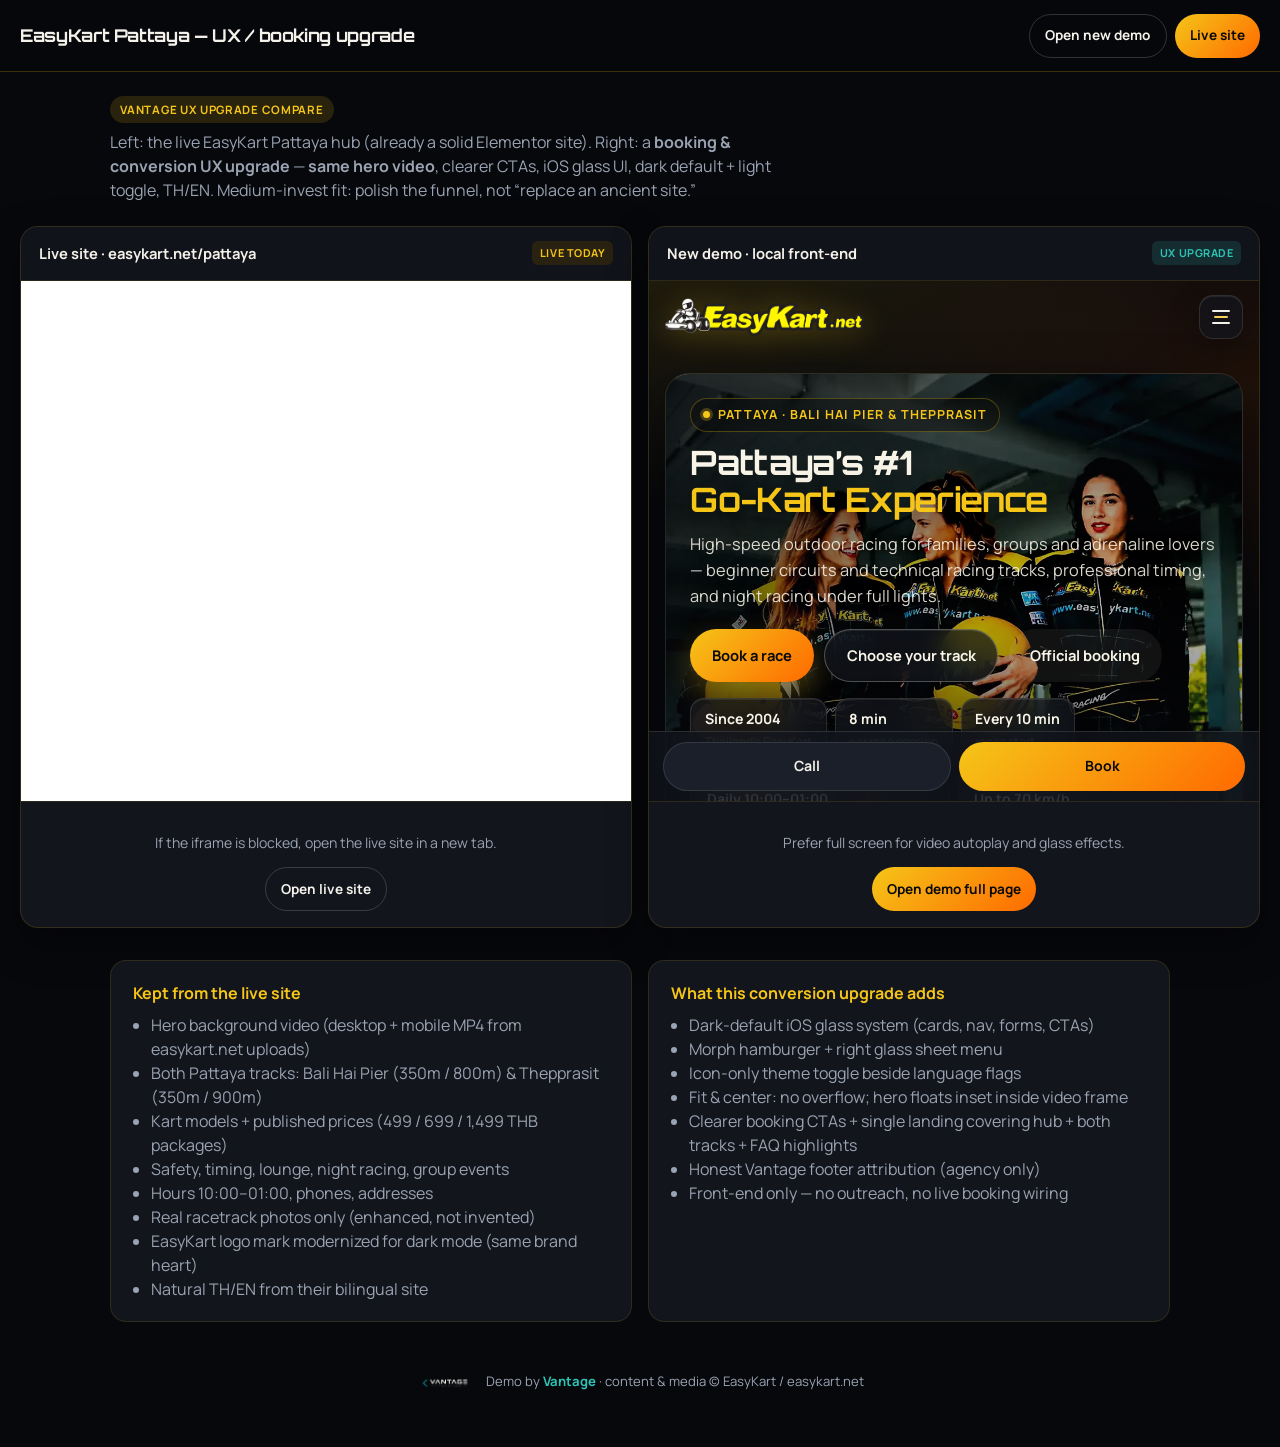
<file: compare.html>
<!DOCTYPE html>
<html lang="en" data-theme="dark">
<head>
  <meta name="robots" content="noindex,nofollow,noarchive">
  <meta charset="UTF-8" />
  <meta name="viewport" content="width=device-width, initial-scale=1, viewport-fit=cover" />
  <script>
    (function () {
      try {
        var t = localStorage.getItem("pattaya-demo-theme");
        if (t !== "light" && t !== "dark") t = "dark";
        document.documentElement.setAttribute("data-theme", t);
        document.documentElement.style.colorScheme = t;
      } catch (e) {
        document.documentElement.setAttribute("data-theme", "dark");
        document.documentElement.style.colorScheme = "dark";
      }
    })();
  </script>
  <meta name="color-scheme" content="dark light" />
  <title>Live site vs UX upgrade demo — EasyKart Pattaya</title>
  <meta name="description" content="Side-by-side: live easykart.net/pattaya vs a booking/UX conversion upgrade demo by Vantage — not pitched as an “ancient site” rebuild." />
  <link rel="preconnect" href="https://fonts.googleapis.com" />
  <link rel="preconnect" href="https://fonts.gstatic.com" crossorigin />
  <link href="https://fonts.googleapis.com/css2?family=Manrope:wght@400;500;600;700&family=Orbitron:wght@600;700&display=swap" rel="stylesheet" />
  <style>
    :root {
      --bg: #07080c; --surface: #12151c; --ink: #f4f1ea; --muted: #9aa3b2;
      --brand: #f5c518; --hot: #ff6a00; --teal: #2ec4b6;
      --font-d: "Orbitron", system-ui, sans-serif; --font-b: "Manrope", system-ui, sans-serif;
      color-scheme: dark;
    }
    [data-theme="light"] {
      color-scheme: light;
      --bg: #f6f4ef; --surface: #ffffff; --ink: #0c0e14; --muted: #5c6575;
    }
    * { box-sizing: border-box; }
    html { -webkit-text-size-adjust: 100%; text-size-adjust: 100%; overflow-x: clip; }
    body {
      margin: 0; font-family: var(--font-b); color: var(--ink); background: var(--bg); line-height: 1.5;
      overflow-x: clip;
      padding-left: env(safe-area-inset-left, 0px);
      padding-right: env(safe-area-inset-right, 0px);
      padding-bottom: env(safe-area-inset-bottom, 0px);
      -webkit-tap-highlight-color: transparent;
    }
    a { color: var(--brand); }
    .top {
      position: sticky; top: 0; z-index: 50;
      background: color-mix(in srgb, var(--bg) 90%, transparent);
      backdrop-filter: blur(16px) saturate(1.3);
      -webkit-backdrop-filter: blur(16px) saturate(1.3);
      border-bottom: 1px solid color-mix(in srgb, var(--brand) 22%, transparent);
      padding: 0.85rem 1.25rem;
      padding-top: calc(0.85rem + env(safe-area-inset-top, 0px));
      display: flex; flex-wrap: wrap; gap: 0.75rem; align-items: center; justify-content: space-between;
    }
    .top h1 { font-family: var(--font-d); font-size: clamp(0.95rem, 3.5vw, 1.1rem); margin: 0; font-weight: 700; letter-spacing: -0.02em; max-width: 100%; }
    .top-nav { display: flex; flex-wrap: wrap; gap: 0.5rem; }
    .btn {
      display: inline-flex; align-items: center; justify-content: center;
      min-height: 44px; padding: 0.55rem 0.95rem; border-radius: 999px;
      text-decoration: none; font-weight: 700; font-size: 0.85rem;
      touch-action: manipulation; -webkit-tap-highlight-color: transparent;
    }
    .btn-primary { background: linear-gradient(135deg, var(--brand), var(--hot)); color: #0a0a0b; }
    .btn-ghost { background: transparent; color: var(--ink); border: 1px solid color-mix(in srgb, var(--ink) 18%, transparent); }
    .intro { max-width: 1100px; margin: 0 auto; padding: 1.5rem 1.25rem 0.5rem; }
    .intro p { color: var(--muted); margin: 0.4rem 0 0; max-width: 44rem; }
    .badge {
      display: inline-block; font-size: 0.72rem; font-weight: 700; letter-spacing: 0.06em;
      text-transform: uppercase; color: var(--brand); background: color-mix(in srgb, var(--brand) 14%, transparent);
      padding: 0.3rem 0.65rem; border-radius: 999px;
    }
    .split { display: grid; gap: 1rem; max-width: 1400px; margin: 0 auto; padding: 1rem 1.25rem 2rem; }
    @media (min-width: 960px) { .split { grid-template-columns: 1fr 1fr; min-height: 72dvh; } }
    .panel {
      background: var(--surface); border-radius: 18px; overflow: hidden;
      box-shadow: 0 16px 40px rgba(0,0,0,0.4); display: flex; flex-direction: column;
      border: 1px solid color-mix(in srgb, var(--brand) 14%, transparent);
      min-width: 0;
    }
    .panel-head {
      padding: 0.9rem 1.1rem; display: flex; flex-wrap: wrap; gap: 0.5rem; align-items: center;
      justify-content: space-between; border-bottom: 1px solid color-mix(in srgb, var(--brand) 12%, transparent);
      background: color-mix(in srgb, var(--surface) 92%, #000);
    }
    .panel-head h2 { margin: 0; font-size: 0.92rem; }
    .tag { font-size: 0.68rem; font-weight: 700; text-transform: uppercase; letter-spacing: 0.05em; padding: 0.25rem 0.5rem; border-radius: 6px; }
    .tag-live { background: #2a2210; color: #f5c518; }
    .tag-new { background: rgba(46,196,182,0.15); color: var(--teal); }
    .frame-wrap { position: relative; flex: 1; min-height: min(70vh, 520px); min-height: min(70dvh, 520px); background: #0a0a0c; }
    .frame-wrap iframe { position: absolute; inset: 0; width: 100%; height: 100%; border: 0; background: var(--surface); }
    .fallback {
      position: relative; padding: 1rem; text-align: center; border-top: 1px solid color-mix(in srgb, var(--brand) 12%, transparent);
      color: var(--muted); font-size: 0.88rem;
    }
    .checklist { max-width: 1100px; margin: 0 auto 2rem; padding: 0 1.25rem; display: grid; gap: 1rem; }
    @media (min-width: 800px) { .checklist { grid-template-columns: 1fr 1fr; } }
    .card {
      background: var(--surface); border-radius: 16px; padding: 1.25rem 1.4rem;
      border: 1px solid color-mix(in srgb, var(--brand) 12%, transparent);
      min-width: 0;
    }
    .card h3 { margin: 0 0 0.5rem; font-size: 1rem; color: var(--brand); }
    .card ul { margin: 0; padding-left: 1.1rem; color: var(--muted); }
    .foot { text-align: center; padding: 1rem 1.25rem calc(2.5rem + env(safe-area-inset-bottom, 0px)); color: var(--muted); font-size: 0.82rem; }
    .foot img { height: 24px; width: auto; vertical-align: middle; margin-right: 0.4rem; }
    @media (max-width: 430px) {
      .top, .intro, .split, .checklist { padding-left: 1rem; padding-right: 1rem; }
      .top { gap: 0.5rem; }
      .frame-wrap { min-height: min(62dvh, 420px); }
      .btn { flex: 1 1 auto; }
    }
    @media (prefers-reduced-motion: reduce) {
      .top { backdrop-filter: blur(8px); -webkit-backdrop-filter: blur(8px); }
    }
  </style>
</head>
<body>
  <div class="top">
    <h1>EasyKart Pattaya — UX / booking upgrade</h1>
    <div class="top-nav">
      <a class="btn btn-ghost" href="index.html">Open new demo</a>
      <a class="btn btn-primary" href="https://easykart.net/pattaya/" target="_blank" rel="noopener noreferrer">Live site</a>
    </div>
  </div>

  <div class="intro">
    <span class="badge">Vantage UX upgrade compare</span>
    <p>Left: the live EasyKart Pattaya hub (already a solid Elementor site). Right: a <strong>booking &amp; conversion UX upgrade</strong> — <strong>same hero video</strong>, clearer CTAs, iOS glass UI, dark default + light toggle, TH/EN. Medium-invest fit: polish the funnel, not “replace an ancient site.”</p>
  </div>

  <div class="split">
    <section class="panel">
      <div class="panel-head">
        <h2>Live site · easykart.net/pattaya</h2>
        <span class="tag tag-live">Live today</span>
      </div>
      <div class="frame-wrap">
        <iframe title="Live EasyKart Pattaya" src="https://easykart.net/pattaya/" loading="lazy" referrerpolicy="no-referrer-when-downgrade"></iframe>
      </div>
      <div class="fallback">
        <p>If the iframe is blocked, open the live site in a new tab.</p>
        <a class="btn btn-ghost" href="https://easykart.net/pattaya/" target="_blank" rel="noopener noreferrer">Open live site</a>
      </div>
    </section>
    <section class="panel">
      <div class="panel-head">
        <h2>New demo · local front-end</h2>
        <span class="tag tag-new">UX upgrade</span>
      </div>
      <div class="frame-wrap">
        <iframe title="EasyKart Pattaya demo" src="index.html" loading="lazy"></iframe>
      </div>
      <div class="fallback">
        <p>Prefer full screen for video autoplay and glass effects.</p>
        <a class="btn btn-primary" href="index.html">Open demo full page</a>
      </div>
    </section>
  </div>

  <div class="checklist">
    <div class="card">
      <h3>Kept from the live site</h3>
      <ul>
        <li>Hero background video (desktop + mobile MP4 from easykart.net uploads)</li>
        <li>Both Pattaya tracks: Bali Hai Pier (350m / 800m) &amp; Thepprasit (350m / 900m)</li>
        <li>Kart models + published prices (499 / 699 / 1,499 THB packages)</li>
        <li>Safety, timing, lounge, night racing, group events</li>
        <li>Hours 10:00–01:00, phones, addresses</li>
        <li>Real racetrack photos only (enhanced, not invented)</li>
        <li>EasyKart logo mark modernized for dark mode (same brand heart)</li>
        <li>Natural TH/EN from their bilingual site</li>
      </ul>
    </div>
    <div class="card">
      <h3>What this conversion upgrade adds</h3>
      <ul>
        <li>Dark-default iOS glass system (cards, nav, forms, CTAs)</li>
        <li>Morph hamburger + right glass sheet menu</li>
        <li>Icon-only theme toggle beside language flags</li>
        <li>Fit &amp; center: no overflow; hero floats inset inside video frame</li>
        <li>Clearer booking CTAs + single landing covering hub + both tracks + FAQ highlights</li>
        <li>Honest Vantage footer attribution (agency only)</li>
        <li>Front-end only — no outreach, no live booking wiring</li>
      </ul>
    </div>
  </div>

  <p class="foot">
    <img src="images/vantage.png" alt="Vantage" />
    Demo by <strong style="color:var(--teal)">Vantage</strong> · content &amp; media © EasyKart / easykart.net
  </p>
</body>
</html>
</file>
<file: styles.css>
:root {
  --bg: #07080c;
  --bg-elevated: #101218;
  --surface: #12151c;
  --surface-2: #1a1f2a;
  --ink: #f4f1ea;
  --muted: #9aa3b2;
  --brand: #f5c518;
  --brand-deep: #e0a800;
  --brand-hot: #ff6a00;
  --brand-hot-deep: #e05500;
  --on-brand: #0a0a0b;
  --on-photo: #f8f4e8;
  --glass: color-mix(in srgb, var(--surface) 72%, transparent);
  --glass-border: rgba(244, 241, 234, 0.12);
  --glass-highlight: inset 0 1px 0 rgba(255, 255, 255, 0.08);
  --shadow: 0 20px 50px rgba(0, 0, 0, 0.5);
  --shadow-soft: 0 12px 32px rgba(0, 0, 0, 0.32);
  --hairline: 1px solid color-mix(in srgb, var(--ink) 12%, transparent);
  --radius: 18px;
  --ease: cubic-bezier(0.22, 1, 0.36, 1);
  --font-display: "Orbitron", "Manrope", system-ui, sans-serif;
  --font-body: "Manrope", "IBM Plex Sans Thai", system-ui, sans-serif;
  --vantage-teal: #2ec4b6;
  color-scheme: dark;
}
[data-theme="light"] {
  color-scheme: light;
  --bg: #f6f4ef;
  --bg-elevated: #ffffff;
  --surface: #ffffff;
  --surface-2: #ebe7df;
  --ink: #0c0e14;
  --muted: #5c6575;
  --glass: color-mix(in srgb, #ffffff 78%, transparent);
  --glass-border: rgba(12, 14, 20, 0.1);
  --glass-highlight: inset 0 1px 0 rgba(255, 255, 255, 0.95);
  --shadow: 0 16px 40px rgba(15, 20, 40, 0.1);
  --shadow-soft: 0 8px 24px rgba(15, 20, 40, 0.08);
  --brand: #d4a017;
  --brand-deep: #b8860b;
  --brand-hot: #e05500;
  --brand-hot-deep: #c44a00;
  --on-brand: #0a0a0b;
  --on-photo: #f8f4e8;
}
*, *::before, *::after { box-sizing: border-box; }
html { scroll-behavior: smooth; overflow-x: clip; }
body {
  margin: 0;
  font-family: var(--font-body);
  color: var(--ink);
  background: var(--bg);
  line-height: 1.6;
  overflow-x: clip;
}
img { max-width: 100%; display: block; height: auto; }
a { color: inherit; }
button, input, select, textarea { font: inherit; }
.container { width: min(1180px, calc(100% - 2.5rem)); margin-inline: auto; }
.mesh {
  position: fixed; inset: 0; z-index: -1; pointer-events: none;
  background:
    radial-gradient(900px 500px at 10% -8%, rgba(245, 197, 24, 0.12), transparent 55%),
    radial-gradient(700px 450px at 95% 20%, rgba(255, 106, 0, 0.1), transparent 55%),
    radial-gradient(600px 400px at 50% 100%, rgba(46, 196, 182, 0.06), transparent 50%);
}
.site-header {
  position: sticky; top: 0; z-index: 100;
  transition: background 0.35s var(--ease), box-shadow 0.35s var(--ease), backdrop-filter 0.35s;
}
.site-header.scrolled {
  background: var(--glass);
  backdrop-filter: blur(16px) saturate(1.4);
  -webkit-backdrop-filter: blur(16px) saturate(1.4);
  box-shadow: 0 1px 0 rgba(245, 197, 24, 0.12), 0 12px 40px rgba(0, 0, 0, 0.35);
}
.nav {
  display: flex; align-items: center; gap: 0.75rem;
  padding: 0.85rem 0; min-height: 4.5rem;
  min-width: 0;
}
.logo {
  display: flex; align-items: center; gap: 0.55rem; text-decoration: none; margin-right: auto;
  flex-shrink: 0; min-width: 0;
}
.logo-img {
  height: 2.35rem; width: auto; max-width: min(200px, 42vw);
  filter: drop-shadow(0 4px 14px rgba(245, 197, 24, 0.25));
}
.nav-links { display: none; gap: 1.1rem; align-items: center; }
.nav-links a {
  text-decoration: none; font-size: 0.86rem; font-weight: 500; color: var(--muted);
  position: relative; transition: color 0.25s; white-space: nowrap;
}
.nav-links a:hover, .nav-links a:focus-visible { color: var(--ink); }
.nav-links a::after {
  content: ""; position: absolute; left: 0; right: 100%; bottom: -4px; height: 2px;
  background: var(--brand); transition: right 0.3s var(--ease); border-radius: 2px;
}
.nav-links a:hover::after, .nav-links a:focus-visible::after { right: 0; }
.nav-compare { color: var(--brand) !important; font-weight: 600 !important; }
.nav-cta {
  display: none; text-decoration: none; font-weight: 700; font-size: 0.85rem;
  padding: 0.55rem 1rem; border-radius: 999px;
  background: linear-gradient(135deg, var(--brand), var(--brand-hot));
  color: var(--on-brand); box-shadow: 0 8px 20px rgba(245, 197, 24, 0.28);
  transition: transform 0.25s var(--ease), filter 0.25s; white-space: nowrap;
}
.nav-cta:hover { transform: translateY(-2px); filter: brightness(1.05); }
.header-tools {
  display: flex; align-items: center; gap: 0.4rem; flex-shrink: 0;
}
.theme-switch, .lang-switch {
  display: inline-flex; align-items: center; gap: 0.25rem;
  padding: 0.15rem;
  background: var(--glass);
  border: 1px solid var(--glass-border);
  border-radius: 999px;
  backdrop-filter: blur(12px) saturate(1.3);
  -webkit-backdrop-filter: blur(12px) saturate(1.3);
  box-shadow: var(--glass-highlight), var(--shadow-soft);
}
.theme-switch--header .theme-switch__label,
.theme-switch--header .theme-btn__text { display: none; }
.theme-switch--header { padding: 0.12rem; }
.theme-switch--header .theme-btn {
  min-width: 32px; min-height: 32px; padding: 0.35rem;
}
.theme-btn, .lang-btn {
  appearance: none; border: 0; background: transparent; color: var(--muted);
  cursor: pointer; border-radius: 999px; display: inline-flex; align-items: center;
  justify-content: center; gap: 0.25rem; padding: 0.35rem 0.5rem;
  transition: background 0.2s, color 0.2s, box-shadow 0.2s;
}
.theme-btn[aria-pressed="true"], .lang-btn[aria-pressed="true"] {
  background: color-mix(in srgb, var(--brand) 18%, transparent);
  color: var(--ink);
  box-shadow: inset 0 0 0 1px color-mix(in srgb, var(--brand) 45%, transparent);
}
.theme-btn:focus-visible, .lang-btn:focus-visible {
  outline: 2px solid color-mix(in srgb, var(--brand) 55%, transparent);
  outline-offset: 2px;
}
.lang-btn .flag { font-size: 0.95rem; line-height: 1; }
.lang-code { font-size: 0.72rem; font-weight: 700; letter-spacing: 0.04em; }
.theme-switch__label {
  font-size: 0.72rem; font-weight: 600; color: var(--muted);
  padding-inline: 0.45rem; white-space: nowrap;
}
.theme-switch__seg { display: inline-flex; gap: 0.1rem; }
.btn {
  display: inline-flex; align-items: center; justify-content: center; gap: 0.4rem;
  padding: 0.85rem 1.35rem; border-radius: 999px; text-decoration: none;
  font-weight: 700; font-size: 0.92rem; border: 0; cursor: pointer;
  transition: transform 0.25s var(--ease), box-shadow 0.25s, background 0.25s, color 0.25s;
}
.btn:hover { transform: translateY(-2px); }
.btn:focus-visible { outline: 3px solid rgba(245, 197, 24, 0.45); outline-offset: 3px; }
.btn-primary {
  background: linear-gradient(135deg, var(--brand), var(--brand-hot));
  color: var(--on-brand); box-shadow: 0 12px 28px rgba(245, 197, 24, 0.28);
}
.btn-outline {
  background: var(--glass); border: 1.5px solid var(--glass-border); color: var(--ink);
  backdrop-filter: blur(12px); -webkit-backdrop-filter: blur(12px);
  box-shadow: var(--glass-highlight);
}
.btn-ghost { background: color-mix(in srgb, var(--ink) 6%, transparent); color: var(--ink); }
.btn-light { background: var(--on-photo); color: #07080c; }

/* Menu morph */
.menu-btn {
  width: 44px; height: 44px; border-radius: 14px; border: 1px solid var(--glass-border);
  background: var(--glass); backdrop-filter: blur(12px) saturate(1.3);
  -webkit-backdrop-filter: blur(12px) saturate(1.3);
  box-shadow: var(--glass-highlight), var(--shadow-soft);
  display: inline-flex; align-items: center; justify-content: center;
  cursor: pointer; color: var(--ink); flex-shrink: 0;
  transition: transform 0.25s var(--ease), border-color 0.25s, box-shadow 0.25s;
}
.menu-btn:hover, .menu-btn:focus-visible {
  border-color: color-mix(in srgb, var(--brand) 40%, var(--glass-border));
  box-shadow: var(--glass-highlight), 0 8px 24px rgba(245, 197, 24, 0.15);
  transform: translateY(-1px);
}
.menu-btn:active { transform: scale(0.96); }
.menu-btn:focus-visible { outline: 2px solid color-mix(in srgb, var(--brand) 55%, transparent); outline-offset: 2px; }
.menu-btn__bars {
  width: 18px; height: 14px; display: flex; flex-direction: column;
  align-items: center; justify-content: space-between; position: relative;
}
.menu-btn__bars span {
  display: block; height: 2px; border-radius: 2px; background: currentColor;
  transition: transform 0.3s var(--ease), opacity 0.25s, width 0.25s, background 0.25s;
  transform-origin: center;
}
.menu-btn__bars span:nth-child(1),
.menu-btn__bars span:nth-child(3) { width: 18px; }
.menu-btn__bars span:nth-child(2) {
  width: 14px; background: color-mix(in srgb, var(--brand) 70%, currentColor);
}
.menu-btn[aria-expanded="true"] .menu-btn__bars span:nth-child(1) {
  transform: translateY(6px) rotate(45deg);
}
.menu-btn[aria-expanded="true"] .menu-btn__bars span:nth-child(2) {
  opacity: 0; transform: scaleX(0);
}
.menu-btn[aria-expanded="true"] .menu-btn__bars span:nth-child(3) {
  transform: translateY(-6px) rotate(-45deg);
}
.menu-scrim {
  position: fixed; inset: 0; z-index: 110;
  background: rgba(0, 0, 0, 0.45);
  opacity: 0; transition: opacity 0.3s var(--ease);
  backdrop-filter: blur(2px); -webkit-backdrop-filter: blur(2px);
}
.menu-scrim.open { opacity: 1; }
.menu-scrim[hidden] { display: none !important; }
.mobile-nav {
  position: fixed; top: 0; right: 0; z-index: 120;
  width: min(100vw, 22rem); height: 100vh; height: 100dvh;
  background: var(--glass);
  backdrop-filter: blur(20px) saturate(1.4);
  -webkit-backdrop-filter: blur(20px) saturate(1.4);
  border-left: 1px solid var(--glass-border);
  box-shadow: -16px 0 48px rgba(0, 0, 0, 0.4), var(--glass-highlight);
  transform: translateX(100%);
  transition: transform 0.34s var(--ease);
  display: flex; flex-direction: column;
}
.mobile-nav.open { transform: translateX(0); }
.mobile-nav[hidden] { display: none !important; }
.mobile-nav__inner {
  display: flex; flex-direction: column; height: 100%;
  padding: 1rem 1.15rem calc(1.25rem + env(safe-area-inset-bottom));
  gap: 0.75rem; min-height: 0;
}
.mobile-nav__top {
  display: flex; align-items: center; justify-content: space-between; gap: 0.75rem;
}
.mobile-nav__mark img { height: 2.25rem; width: auto; }
.mobile-nav__close {
  appearance: none; border: 1px solid var(--glass-border); background: var(--glass);
  color: var(--ink); border-radius: 999px; padding: 0.45rem 0.9rem;
  font-weight: 600; font-size: 0.85rem; cursor: pointer;
}
.mobile-nav__close:hover, .mobile-nav__close:focus-visible {
  border-color: color-mix(in srgb, var(--brand) 40%, var(--glass-border));
}
.mobile-nav__links {
  display: flex; flex-direction: column; gap: 0; overflow: auto; flex: 1; min-height: 0;
  margin: 0.25rem 0;
}
.mobile-nav__link {
  text-decoration: none; color: var(--ink); font-size: 1.15rem; font-weight: 600;
  padding: 0.95rem 0.65rem; min-height: 48px; display: flex; align-items: center;
  border-bottom: 1px solid color-mix(in srgb, var(--ink) 8%, transparent);
  position: relative; opacity: 0; transform: translateY(8px);
  transition: color 0.2s, background 0.2s, opacity 0.3s var(--ease), transform 0.3s var(--ease);
}
.mobile-nav.open .mobile-nav__link { opacity: 1; transform: none; }
.mobile-nav.open .mobile-nav__link:nth-child(1) { transition-delay: 40ms; }
.mobile-nav.open .mobile-nav__link:nth-child(2) { transition-delay: 80ms; }
.mobile-nav.open .mobile-nav__link:nth-child(3) { transition-delay: 120ms; }
.mobile-nav.open .mobile-nav__link:nth-child(4) { transition-delay: 160ms; }
.mobile-nav.open .mobile-nav__link:nth-child(5) { transition-delay: 200ms; }
.mobile-nav.open .mobile-nav__link:nth-child(6) { transition-delay: 240ms; }
.mobile-nav.open .mobile-nav__link:nth-child(7) { transition-delay: 280ms; }
.mobile-nav.open .mobile-nav__link:nth-child(8) { transition-delay: 320ms; }
.mobile-nav.open .mobile-nav__link:nth-child(9) { transition-delay: 360ms; }
.mobile-nav__link::before {
  content: ""; position: absolute; left: 0; top: 20%; bottom: 20%; width: 3px;
  border-radius: 2px; background: var(--brand); transform: scaleY(0);
  transition: transform 0.25s var(--ease);
}
.mobile-nav__link:hover, .mobile-nav__link:focus-visible { color: var(--brand); background: color-mix(in srgb, var(--brand) 6%, transparent); }
.mobile-nav__link:hover::before, .mobile-nav__link:focus-visible::before { transform: scaleY(1); }
.mobile-nav__lang { display: flex; flex-direction: column; gap: 0.65rem; }
.mobile-nav__foot {
  margin-top: auto; display: flex; flex-direction: column; gap: 0.65rem;
  padding-top: 0.75rem; border-top: 1px solid color-mix(in srgb, var(--ink) 10%, transparent);
}
.mobile-nav__cta {
  display: flex; align-items: center; justify-content: center; text-decoration: none;
  font-weight: 700; padding: 0.9rem 1rem; border-radius: 999px; min-height: 48px;
  background: linear-gradient(135deg, var(--brand), var(--brand-hot)); color: var(--on-brand);
}
.mobile-nav__secondary {
  display: flex; flex-wrap: wrap; gap: 0.5rem 1rem; justify-content: center;
  font-size: 0.85rem; color: var(--muted);
}
.mobile-nav__secondary a { text-decoration: none; color: var(--muted); }
.mobile-nav__secondary a:hover { color: var(--brand); }
html.menu-open, body.menu-open { overflow: hidden; }
body.menu-open { position: fixed; width: 100%; }

/* Hero with video */
.hero { padding: 1.25rem 0 3.5rem; }
.hero-frame {
  position: relative; overflow: hidden; border-radius: calc(var(--radius) + 6px);
  min-height: min(78vh, 720px); isolation: isolate;
  box-shadow: var(--shadow); border: 1px solid var(--glass-border);
}
.hero-video-wrap {
  position: absolute; inset: 0; z-index: 0;
}
.hero-video-wrap video,
.hero-video-wrap .hero-poster {
  position: absolute; inset: 0; width: 100%; height: 100%; object-fit: cover;
}
.hero-video-wrap::after {
  content: ""; position: absolute; inset: 0; z-index: 2;
  background:
    linear-gradient(180deg, rgba(7,8,12,0.55) 0%, rgba(7,8,12,0.25) 40%, rgba(7,8,12,0.75) 100%),
    linear-gradient(90deg, rgba(7,8,12,0.55) 0%, transparent 55%);
  pointer-events: none;
}
.hero-content {
  position: relative; z-index: 3;
  display: grid; gap: 1.5rem; align-items: end;
  min-height: min(78vh, 720px);
  padding: clamp(1.25rem, 4vw, 2.5rem);
  padding-bottom: clamp(1.5rem, 5vw, 2.75rem);
}
.hero-copy { max-width: 38rem; color: var(--on-photo); }
.eyebrow {
  display: inline-flex; align-items: center; gap: 0.45rem;
  font-size: 0.78rem; font-weight: 700; letter-spacing: 0.08em; text-transform: uppercase;
  color: var(--brand); margin-bottom: 0.75rem;
  padding: 0.35rem 0.75rem; border-radius: 999px;
  background: color-mix(in srgb, #0a0a0b 45%, transparent);
  border: 1px solid rgba(245, 197, 24, 0.28);
  backdrop-filter: blur(10px); -webkit-backdrop-filter: blur(10px);
}
.eyebrow .dot {
  width: 7px; height: 7px; border-radius: 50%; background: var(--brand);
  box-shadow: 0 0 0 3px rgba(245, 197, 24, 0.25);
}
.hero h1 {
  font-family: var(--font-display);
  font-size: clamp(2.1rem, 5.5vw, 3.6rem);
  line-height: 1.12; margin: 0 0 0.75rem; font-weight: 700;
  letter-spacing: -0.02em; text-wrap: balance;
  text-shadow: 0 8px 32px rgba(0,0,0,0.45);
}
.hero h1 em {
  font-style: normal; color: var(--brand);
  font-weight: 700;
}
.hero-lead {
  margin: 0 0 1.25rem; color: rgba(248, 244, 232, 0.88); font-size: 1.02rem;
  max-width: 34rem; text-shadow: 0 2px 12px rgba(0,0,0,0.35);
}
.hero-actions { display: flex; flex-wrap: wrap; gap: 0.65rem; margin-bottom: 1rem; }
.trust-row { display: flex; flex-wrap: wrap; gap: 0.5rem; }
.trust-pill, .hero-float, .glass, .glass-card {
  background: var(--glass);
  border: 1px solid var(--glass-border);
  backdrop-filter: blur(16px) saturate(1.35);
  -webkit-backdrop-filter: blur(16px) saturate(1.35);
  box-shadow: var(--glass-highlight), var(--shadow-soft);
}
.trust-pill {
  padding: 0.55rem 0.85rem; border-radius: 14px;
  display: flex; flex-direction: column; gap: 0.1rem; min-width: 0;
}
.trust-pill strong { font-size: 0.88rem; color: var(--on-photo); }
.trust-pill span { font-size: 0.72rem; color: rgba(248,244,232,0.7); }
.hero-float {
  position: absolute; z-index: 4; padding: 0.75rem 0.95rem; border-radius: 16px;
  max-width: min(220px, 42%); color: var(--on-photo);
}
.hero-float strong { display: block; font-size: 0.88rem; margin-bottom: 0.15rem; }
.hero-float span { font-size: 0.72rem; color: rgba(248,244,232,0.72); }
.float-a { left: 6%; bottom: 8%; }
.float-b { right: 6%; top: 12%; }
@media (max-width: 640px) {
  .float-a, .float-b { max-width: min(180px, 46%); }
  .float-b { top: auto; bottom: 8%; right: 5%; left: auto; }
  .float-a { left: 5%; bottom: calc(8% + 4.5rem); }
}

section { padding: 3.5rem 0; }
.section-label {
  display: inline-block; font-size: 0.75rem; font-weight: 700; letter-spacing: 0.08em;
  text-transform: uppercase; color: var(--brand); margin-bottom: 0.5rem;
}
.section-title {
  font-family: var(--font-display); font-size: clamp(1.65rem, 3.5vw, 2.35rem);
  margin: 0 0 0.65rem; line-height: 1.2; letter-spacing: -0.02em; text-wrap: balance;
}
.section-lead { color: var(--muted); max-width: 40rem; margin: 0 0 1.75rem; }
.reveal { opacity: 0; transform: translateY(16px); transition: opacity 0.6s var(--ease), transform 0.6s var(--ease); }
.reveal.in { opacity: 1; transform: none; }
@media (prefers-reduced-motion: reduce) {
  .reveal { opacity: 1; transform: none; transition: none; }
  .mobile-nav, .menu-scrim, .menu-btn__bars span, .mobile-nav__link { transition: none !important; }
}

.tracks-grid {
  display: grid; gap: 1.25rem;
}
@media (min-width: 860px) { .tracks-grid { grid-template-columns: 1fr 1fr; } }
.track-card {
  border-radius: var(--radius); overflow: hidden; display: flex; flex-direction: column;
  background: var(--glass); border: 1px solid var(--glass-border);
  backdrop-filter: blur(16px) saturate(1.3); -webkit-backdrop-filter: blur(16px) saturate(1.3);
  box-shadow: var(--glass-highlight), var(--shadow-soft);
}
.track-card__media { aspect-ratio: 16/10; overflow: hidden; position: relative; }
.track-card__media img { width: 100%; height: 100%; object-fit: cover; }
.track-card__body { padding: 1.25rem 1.35rem 1.5rem; display: flex; flex-direction: column; gap: 0.65rem; flex: 1; }
.track-card h3 { margin: 0; font-size: 1.2rem; font-family: var(--font-display); letter-spacing: -0.01em; }
.track-meta { display: flex; flex-wrap: wrap; gap: 0.4rem; }
.chip {
  font-size: 0.72rem; font-weight: 700; padding: 0.28rem 0.6rem; border-radius: 999px;
  background: color-mix(in srgb, var(--brand) 14%, transparent);
  color: var(--brand); border: 1px solid color-mix(in srgb, var(--brand) 28%, transparent);
}
.track-card p { margin: 0; color: var(--muted); font-size: 0.92rem; flex: 1; }
.track-card__actions { display: flex; flex-wrap: wrap; gap: 0.5rem; margin-top: 0.35rem; }

.karts-grid {
  display: grid; gap: 1rem;
  grid-template-columns: repeat(auto-fit, minmax(min(100%, 240px), 1fr));
}
.kart-card {
  border-radius: var(--radius); overflow: hidden;
  background: var(--glass); border: 1px solid var(--glass-border);
  backdrop-filter: blur(16px) saturate(1.3); -webkit-backdrop-filter: blur(16px) saturate(1.3);
  box-shadow: var(--glass-highlight), var(--shadow-soft);
  display: flex; flex-direction: column;
}
.kart-card__media { aspect-ratio: 3/2; background: var(--surface-2); overflow: hidden; }
.kart-card__media img { width: 100%; height: 100%; object-fit: cover; }
.kart-card__body { padding: 1.1rem 1.15rem 1.25rem; display: flex; flex-direction: column; gap: 0.45rem; flex: 1; }
.kart-card h3 { margin: 0; font-size: 1.05rem; }
.kart-specs { display: flex; flex-wrap: wrap; gap: 0.35rem; font-size: 0.72rem; color: var(--muted); }
.kart-specs span {
  padding: 0.2rem 0.45rem; border-radius: 8px;
  background: color-mix(in srgb, var(--ink) 6%, transparent);
  border: 1px solid color-mix(in srgb, var(--ink) 8%, transparent);
}
.kart-card p { margin: 0; color: var(--muted); font-size: 0.88rem; flex: 1; }
.price-row {
  display: flex; flex-wrap: wrap; gap: 0.4rem; align-items: baseline; margin-top: 0.35rem;
}
.price {
  font-weight: 800; font-size: 1.15rem; color: var(--brand);
  font-family: var(--font-display); letter-spacing: -0.02em;
}
.price-note { font-size: 0.78rem; color: var(--muted); }

.features-grid {
  display: grid; gap: 0.9rem;
  grid-template-columns: repeat(auto-fit, minmax(min(100%, 220px), 1fr));
}
.feature-card {
  padding: 1.15rem 1.2rem; border-radius: var(--radius);
  background: var(--glass); border: 1px solid var(--glass-border);
  backdrop-filter: blur(16px) saturate(1.3); -webkit-backdrop-filter: blur(16px) saturate(1.3);
  box-shadow: var(--glass-highlight);
}
.feature-card h3 { margin: 0 0 0.35rem; font-size: 1rem; }
.feature-card p { margin: 0; color: var(--muted); font-size: 0.88rem; }

.gallery-grid {
  display: grid; gap: 0.75rem;
  grid-template-columns: repeat(2, 1fr);
}
@media (min-width: 720px) { .gallery-grid { grid-template-columns: repeat(3, 1fr); } }
@media (min-width: 1000px) { .gallery-grid { grid-template-columns: repeat(4, 1fr); } }
.gallery-grid figure {
  margin: 0; border-radius: 14px; overflow: hidden; aspect-ratio: 4/5;
  border: 1px solid var(--glass-border); background: var(--surface-2);
  position: relative;
}
.gallery-grid img { width: 100%; height: 100%; object-fit: cover; }
.gallery-grid figcaption {
  position: absolute; left: 0; right: 0; bottom: 0;
  padding: 0.55rem 0.7rem; font-size: 0.72rem; font-weight: 600;
  color: var(--on-photo);
  background: linear-gradient(transparent, rgba(0,0,0,0.65));
}

.faq-list { display: grid; gap: 0.65rem; max-width: 760px; }
.faq-item {
  border-radius: 14px; background: var(--glass); border: 1px solid var(--glass-border);
  backdrop-filter: blur(14px); -webkit-backdrop-filter: blur(14px);
  box-shadow: var(--glass-highlight); overflow: hidden;
}
.faq-item summary {
  cursor: pointer; padding: 1rem 1.15rem; font-weight: 650; list-style: none;
  display: flex; justify-content: space-between; gap: 1rem; align-items: center;
}
.faq-item summary::-webkit-details-marker { display: none; }
.faq-item summary::after { content: "+"; color: var(--brand); font-weight: 700; font-size: 1.2rem; }
.faq-item[open] summary::after { content: "–"; }
.faq-item .faq-a { padding: 0 1.15rem 1.1rem; color: var(--muted); font-size: 0.92rem; margin: 0; }

.contact-grid {
  display: grid; gap: 1.15rem;
}
@media (min-width: 860px) { .contact-grid { grid-template-columns: 1fr 1fr; } }
.contact-card {
  padding: 1.35rem; border-radius: var(--radius);
  background: var(--glass); border: 1px solid var(--glass-border);
  backdrop-filter: blur(16px); -webkit-backdrop-filter: blur(16px);
  box-shadow: var(--glass-highlight), var(--shadow-soft);
}
.contact-card h3 { margin: 0 0 0.75rem; font-family: var(--font-display); font-size: 1.15rem; }
.contact-card dl { margin: 0; display: grid; gap: 0.65rem; }
.contact-card dt { font-size: 0.72rem; font-weight: 700; letter-spacing: 0.06em; text-transform: uppercase; color: var(--brand); }
.contact-card dd { margin: 0.15rem 0 0; color: var(--muted); font-size: 0.92rem; }
.contact-card a { color: var(--ink); text-decoration: none; border-bottom: 1px solid color-mix(in srgb, var(--brand) 35%, transparent); }
.contact-card a:hover { color: var(--brand); }

.book-band {
  margin: 1rem 0 0; padding: 1.75rem; border-radius: calc(var(--radius) + 4px);
  background:
    linear-gradient(135deg, color-mix(in srgb, var(--brand) 18%, transparent), color-mix(in srgb, var(--brand-hot) 12%, transparent)),
    var(--glass);
  border: 1px solid var(--glass-border);
  backdrop-filter: blur(18px) saturate(1.4); -webkit-backdrop-filter: blur(18px) saturate(1.4);
  box-shadow: var(--glass-highlight), var(--shadow-soft);
  display: grid; gap: 1.25rem;
}
@media (min-width: 900px) { .book-band { grid-template-columns: 1.1fr 1fr; align-items: start; } }
.book-form {
  display: grid; gap: 0.75rem;
}
.book-form label { display: grid; gap: 0.3rem; font-size: 0.82rem; font-weight: 600; }
.book-form input, .book-form select, .book-form textarea {
  width: 100%; padding: 0.75rem 0.9rem; border-radius: 12px;
  border: 1px solid var(--glass-border); background: var(--surface-2); color: var(--ink);
}
.book-form input:focus-visible, .book-form select:focus-visible, .book-form textarea:focus-visible {
  outline: 2px solid color-mix(in srgb, var(--brand) 55%, transparent); outline-offset: 1px;
}
.form-note { font-size: 0.78rem; color: var(--muted); margin: 0; }

.why-grid {
  display: grid; gap: 0.85rem;
  grid-template-columns: repeat(auto-fit, minmax(min(100%, 200px), 1fr));
}
.why-card {
  padding: 1.1rem; border-radius: var(--radius);
  background: var(--glass); border: 1px solid var(--glass-border);
  backdrop-filter: blur(14px); -webkit-backdrop-filter: blur(14px);
  box-shadow: var(--glass-highlight);
}
.why-card strong { display: block; margin-bottom: 0.3rem; color: var(--brand); font-size: 0.95rem; }
.why-card span { color: var(--muted); font-size: 0.88rem; }

.cta-strip {
  display: flex; flex-wrap: wrap; gap: 0.75rem; align-items: center; justify-content: space-between;
  padding: 1.25rem 1.4rem; border-radius: var(--radius);
  background: var(--glass); border: 1px solid var(--glass-border);
  backdrop-filter: blur(16px); -webkit-backdrop-filter: blur(16px);
  box-shadow: var(--glass-highlight);
}
.cta-strip p { margin: 0; color: var(--muted); max-width: 36rem; }
.cta-strip strong { color: var(--ink); }

.site-footer {
  padding: 2.5rem 0 6.5rem; border-top: 1px solid color-mix(in srgb, var(--ink) 10%, transparent);
  margin-top: 1rem;
}
.footer-grid {
  display: grid; gap: 1.25rem;
}
@media (min-width: 800px) { .footer-grid { grid-template-columns: 1.4fr 1fr; align-items: end; } }
.footer-brand { display: flex; flex-direction: column; gap: 0.65rem; }
.footer-brand img.logo-img { height: 2rem; width: auto; max-width: 180px; }
.footer-demo {
  font-size: 0.82rem; color: var(--muted); margin: 0;
}
.vantage-attr {
  display: flex; flex-wrap: wrap; align-items: center; gap: 0.75rem;
  padding: 0.9rem 1rem; border-radius: 14px;
  background: var(--glass); border: 1px solid var(--glass-border);
  backdrop-filter: blur(12px); -webkit-backdrop-filter: blur(12px);
}
.vantage-attr img { height: 28px; width: auto; }
.vantage-attr span { font-size: 0.8rem; color: var(--muted); }
.vantage-attr strong { color: var(--vantage-teal); }

.sticky-bar {
  position: fixed; left: 0; right: 0; bottom: 0; z-index: 90;
  display: flex; gap: 0.5rem; padding: 0.65rem 0.85rem calc(0.65rem + env(safe-area-inset-bottom));
  background: var(--glass); border-top: 1px solid var(--glass-border);
  backdrop-filter: blur(16px) saturate(1.3); -webkit-backdrop-filter: blur(16px) saturate(1.3);
}
.sticky-bar a {
  flex: 1; text-align: center; text-decoration: none; font-weight: 700; font-size: 0.88rem;
  padding: 0.75rem; border-radius: 999px; min-height: 44px;
  display: inline-flex; align-items: center; justify-content: center;
}
.sticky-bar .sticky-call {
  background: var(--surface-2); color: var(--ink); border: 1px solid var(--glass-border);
}
.sticky-bar .sticky-book {
  background: linear-gradient(135deg, var(--brand), var(--brand-hot)); color: var(--on-brand);
}
@media (min-width: 980px) {
  .sticky-bar { display: none; }
  .site-footer { padding-bottom: 2.5rem; }
}

html[lang="th"] .hero h1,
html[lang="th"] h2,
html[lang="th"] .section-title {
  word-break: keep-all;
  overflow-wrap: normal;
  line-break: strict;
  line-height: 1.22;
}
html[lang="th"] .hero h1 {
  font-size: clamp(1.85rem, 4.8vw, 3.1rem);
}
html[lang="th"] .th-nowrap { white-space: nowrap; }
html[lang="th"] { font-family: "IBM Plex Sans Thai", "Manrope", system-ui, sans-serif; }
html[lang="th"] .hero h1,
html[lang="th"] .section-title,
html[lang="th"] .track-card h3,
html[lang="th"] .kart-card h3 {
  font-family: "IBM Plex Sans Thai", "Orbitron", system-ui, sans-serif;
}

.sr-only {
  position: absolute; width: 1px; height: 1px; padding: 0; margin: -1px;
  overflow: hidden; clip: rect(0,0,0,0); white-space: nowrap; border: 0;
}
.two-col {
  display: grid; gap: 1.5rem; align-items: center;
}
@media (min-width: 900px) { .two-col { grid-template-columns: 1.05fr 0.95fr; } }
.two-col__media {
  border-radius: var(--radius); overflow: hidden; border: 1px solid var(--glass-border);
  box-shadow: var(--shadow-soft); aspect-ratio: 4/5; max-height: 560px;
}
.two-col__media img { width: 100%; height: 100%; object-fit: cover; }
.checklist { margin: 0; padding: 0; list-style: none; display: grid; gap: 0.55rem; }
.checklist li {
  padding: 0.7rem 0.85rem; border-radius: 12px;
  background: var(--glass); border: 1px solid var(--glass-border);
  font-size: 0.9rem; color: var(--muted);
}
.checklist li strong { color: var(--ink); }

/* ===== Mobile QA 2026-09-30: iOS Safari + Android Chrome ===== */
html {
  -webkit-text-size-adjust: 100%;
  text-size-adjust: 100%;
}
body {
  padding-left: env(safe-area-inset-left, 0px);
  padding-right: env(safe-area-inset-right, 0px);
  padding-bottom: calc(4.75rem + env(safe-area-inset-bottom, 0px));
  -webkit-tap-highlight-color: transparent;
}
@media (min-width: 980px) {
  body { padding-bottom: env(safe-area-inset-bottom, 0px); }
}
.site-header {
  padding-top: env(safe-area-inset-top, 0px);
}
.container {
  width: min(1180px, calc(100% - 2rem));
}
@media (max-width: 380px) {
  .container { width: min(1180px, calc(100% - 1.25rem)); }
}

/* Touch ≥44×44 + remove 300ms tap delay */
.btn,
.nav-cta,
.menu-btn,
.mobile-nav__close,
.mobile-nav__cta,
.mobile-nav__link,
.sticky-bar a,
.lang-btn,
.theme-btn {
  touch-action: manipulation;
  -webkit-tap-highlight-color: transparent;
}
.btn,
.nav-cta,
.menu-btn,
.mobile-nav__close,
.mobile-nav__cta,
.sticky-bar a {
  min-height: 44px;
}
.lang-btn {
  min-width: 44px;
  min-height: 44px;
  padding: 0.45rem 0.65rem;
}
.theme-switch--sheet .theme-btn,
.theme-switch--sheet .theme-btn[aria-pressed="true"] {
  min-width: 44px;
  min-height: 44px;
  padding: 0.45rem 0.85rem;
}
.mobile-nav__secondary a {
  min-height: 44px;
  display: inline-flex;
  align-items: center;
  touch-action: manipulation;
  padding: 0.35rem 0.15rem;
}

/* iOS: prevent focus zoom on form controls */
.book-form input,
.book-form select,
.book-form textarea {
  font-size: 16px;
}

/* Light-mode form contrast */
[data-theme="light"] .book-form input,
[data-theme="light"] .book-form select,
[data-theme="light"] .book-form textarea {
  background: #fff;
  color: #0c0e14;
  border-color: rgba(12, 14, 20, 0.16);
}
[data-theme="light"] .book-form input::placeholder,
[data-theme="light"] .book-form textarea::placeholder {
  color: #5c6575;
}

@media (max-width: 979px) {
  .header-tools,
  .theme-switch--header,
  .lang-switch--header,
  .nav-cta { display: none !important; }
}
@media (min-width: 980px) {
  .header-tools { display: inline-flex; }
  .theme-switch--header { display: inline-flex; }
  .lang-switch--header { display: inline-flex; }
  .nav-links { display: flex; }
  .menu-btn,
  .mobile-nav,
  .menu-scrim { display: none !important; }
}
@media (min-width: 980px) and (max-width: 1099px) {
  .nav { gap: 0.5rem; }
  .nav-links { gap: 0.7rem; }
  .nav-links a { font-size: 0.78rem; }
  .lang-btn .lang-code { display: none; }
  .nav-cta { display: none !important; }
}
@media (min-width: 1100px) {
  .nav-cta { display: inline-flex; }
  .nav-links { gap: 1.25rem; }
}

/* Sticky CTA vs menu sheet — hide bar while sheet open */
body.menu-open .sticky-bar { display: none !important; }
.sticky-bar {
  padding-left: calc(0.85rem + env(safe-area-inset-left, 0px));
  padding-right: calc(0.85rem + env(safe-area-inset-right, 0px));
  padding-bottom: calc(0.65rem + env(safe-area-inset-bottom, 0px));
}

/* Scroll lock — iOS rubber-band */
html.menu-open,
html.menu-open body {
  overflow: hidden;
  overscroll-behavior: none;
}
html.menu-open body.menu-open {
  position: fixed;
  left: 0;
  right: 0;
  width: 100%;
}

/* Glass sheet safe-area (all edges) */
.mobile-nav {
  height: 100vh;
  height: 100dvh;
  max-height: 100vh;
  max-height: 100dvh;
}
.mobile-nav__inner {
  padding-top: calc(1rem + env(safe-area-inset-top, 0px));
  padding-left: calc(1.15rem + env(safe-area-inset-left, 0px));
  padding-right: calc(1.15rem + env(safe-area-inset-right, 0px));
  padding-bottom: calc(1.25rem + env(safe-area-inset-bottom, 0px));
}

/* Hero video — keep playing; poster under video; overlay never blocks */
.hero-frame {
  min-height: min(78vh, 720px);
  min-height: min(78dvh, 720px);
}
.hero-content {
  min-height: min(78vh, 720px);
  min-height: min(78dvh, 720px);
}
.hero-video-wrap {
  pointer-events: none;
}
.hero-video-wrap .hero-poster {
  z-index: 0;
  pointer-events: none;
}
.hero-video-wrap .hero-video {
  z-index: 1;
  pointer-events: none;
  object-fit: cover;
}
.hero-video-wrap.is-playing .hero-poster {
  opacity: 0;
  transition: opacity 0.45s var(--ease);
}
.hero-video-wrap::after {
  z-index: 2;
  pointer-events: none;
}

/* Fit-center floats on 320–430 */
@media (max-width: 430px) {
  .hero-float {
    max-width: min(11.5rem, calc(100% - 1.25rem));
    padding: 0.55rem 0.7rem;
  }
  .float-a { left: 0.5rem; bottom: calc(8% + 4.25rem); }
  .float-b { right: 0.5rem; left: auto; bottom: 8%; top: auto; }
  .hero-actions .btn { flex: 1 1 auto; min-width: min(100%, 9.5rem); }
  .karts-grid,
  .features-grid,
  .why-grid {
    grid-template-columns: 1fr;
  }
  .trust-row { gap: 0.4rem; }
  .trust-pill { flex: 1 1 calc(50% - 0.4rem); min-width: 0; }
}
@media (max-width: 360px) {
  .hero-float.float-a { display: none; }
  .float-b { max-width: min(14rem, calc(100% - 1rem)); bottom: 6%; }
  .logo-img { max-width: min(160px, 48vw); height: 2rem; }
}

/* Thai body line-height */
html[lang="th"] body { line-height: 1.7; }
html[lang="th"] .btn,
html[lang="th"] .nav-links a,
html[lang="th"] .mobile-nav__link {
  word-break: keep-all;
  line-height: 1.35;
}

/* Soften blur/anim under reduced-motion — keep video playing */
@media (prefers-reduced-motion: reduce) {
  .site-header.scrolled,
  .theme-switch, .lang-switch,
  .btn-outline, .menu-btn,
  .trust-pill, .hero-float, .glass, .glass-card,
  .track-card, .kart-card, .feature-card, .faq-item,
  .contact-card, .book-band, .why-card, .cta-strip,
  .vantage-attr, .sticky-bar, .mobile-nav, .menu-scrim, .eyebrow {
    backdrop-filter: blur(8px) saturate(1.15);
    -webkit-backdrop-filter: blur(8px) saturate(1.15);
  }
  .hero-video-wrap.is-playing .hero-poster { transition: none; }
  html { scroll-behavior: auto; }
}

/* === phone QA fixes 2026-10-28 === */
/* Hero floats sat on top of the CTA + trust pills on phones: put them in flow under the copy. */
@media (max-width: 1023.98px) {
  .hero-frame { display: grid; grid-template-columns: 1fr 1fr; grid-template-rows: 1fr auto; column-gap: 0.5rem; }
  .hero-content { grid-column: 1 / -1; min-height: 0; padding-bottom: 0.9rem; }
  .hero-frame .hero-float { position: relative; inset: auto; grid-row: 2; max-width: none; margin: 0 0 1rem; align-self: start; }
  .hero-frame .float-a { grid-column: 1; margin-left: clamp(1.25rem, 4vw, 2.5rem); }
  .hero-frame .float-b { grid-column: 2; margin-right: clamp(1.25rem, 4vw, 2.5rem); }
}
@media (max-width: 360px) { .hero-frame .float-b { grid-column: 1 / -1; margin-left: 1.25rem; } }
/* Readable minimum 12px */
.hero-float span, .trust-pill span, .track-meta .chip, .kart-specs span, .gallery-grid figcaption { font-size: 0.75rem; }
main dl dt, footer dl dt, dl > div > dt { font-size: 0.75rem !important; }
/* 44px tap targets */
.logo { min-height: 44px; display: inline-flex; align-items: center; }
a[href^="tel:"], a[href^="mailto:"], a[href*="maps"], a[href*="compare"] { display: inline-flex; align-items: center; min-height: 44px; }
</file>
